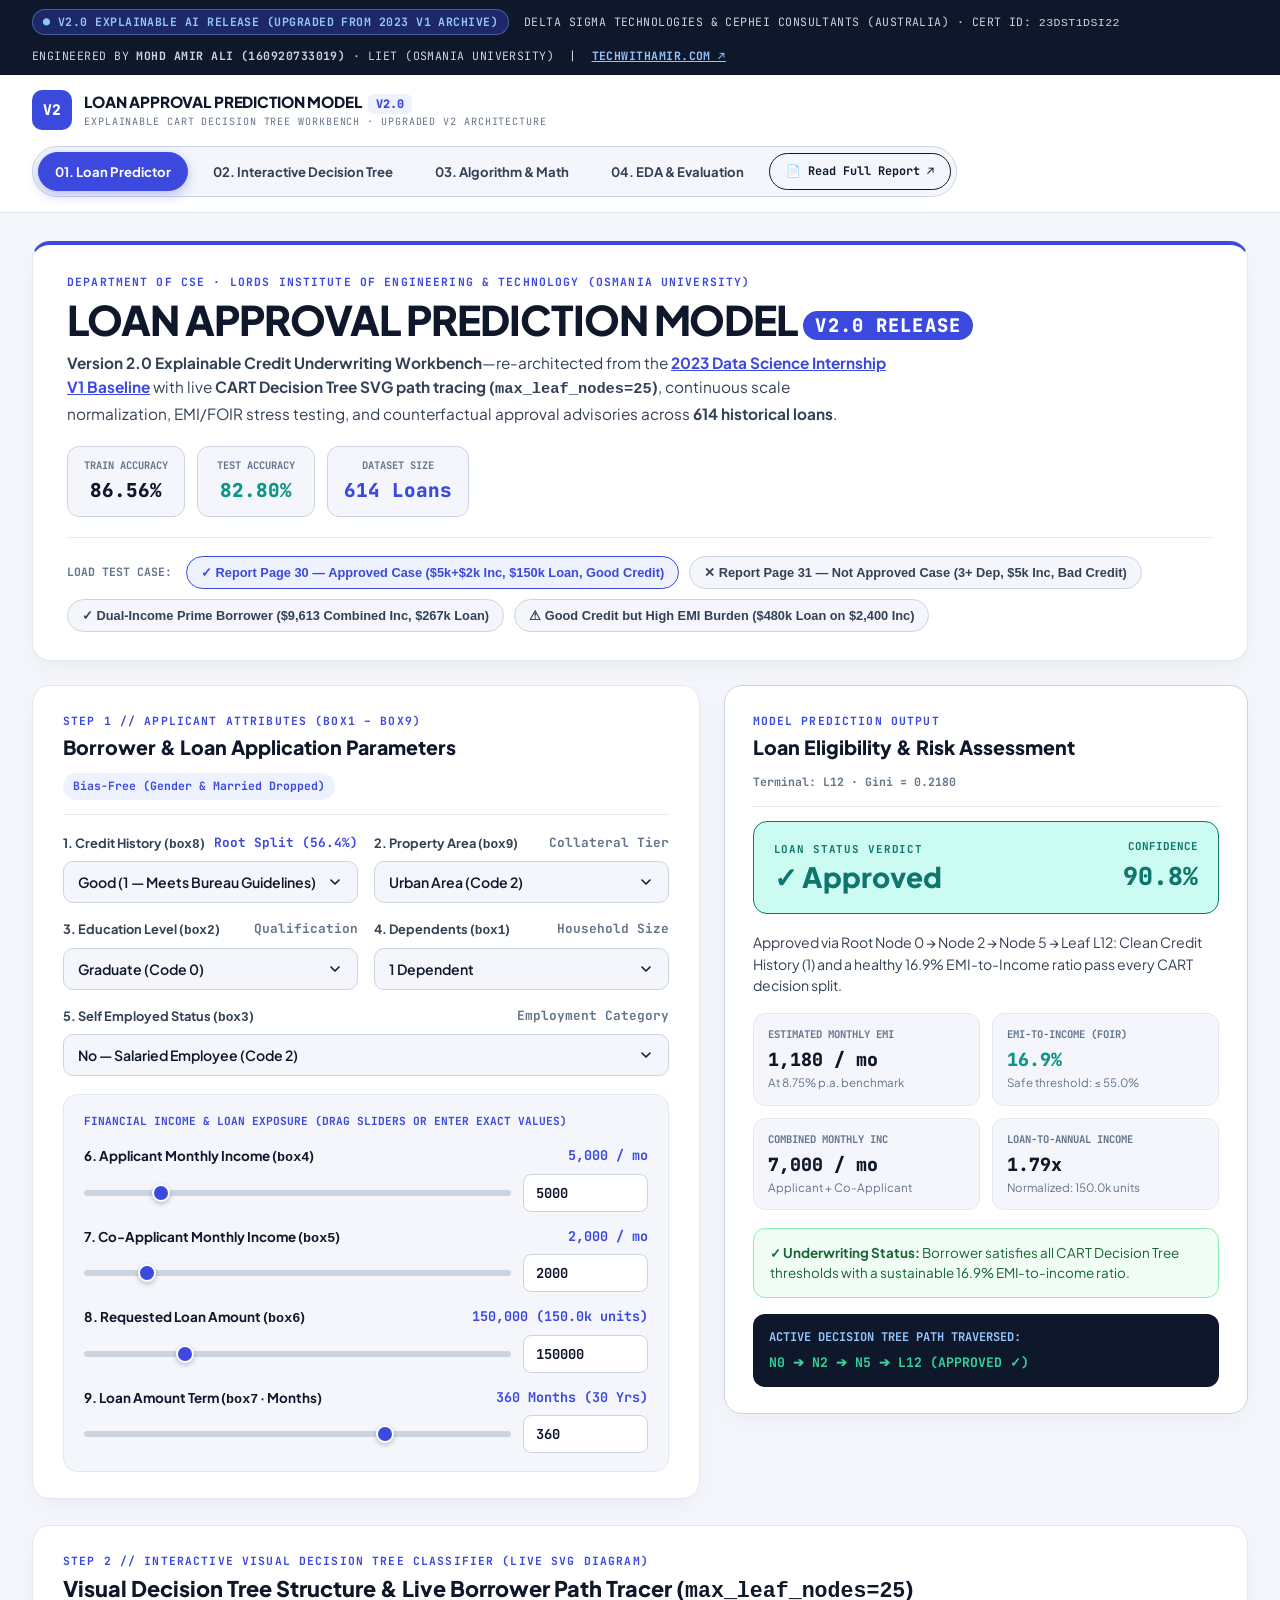
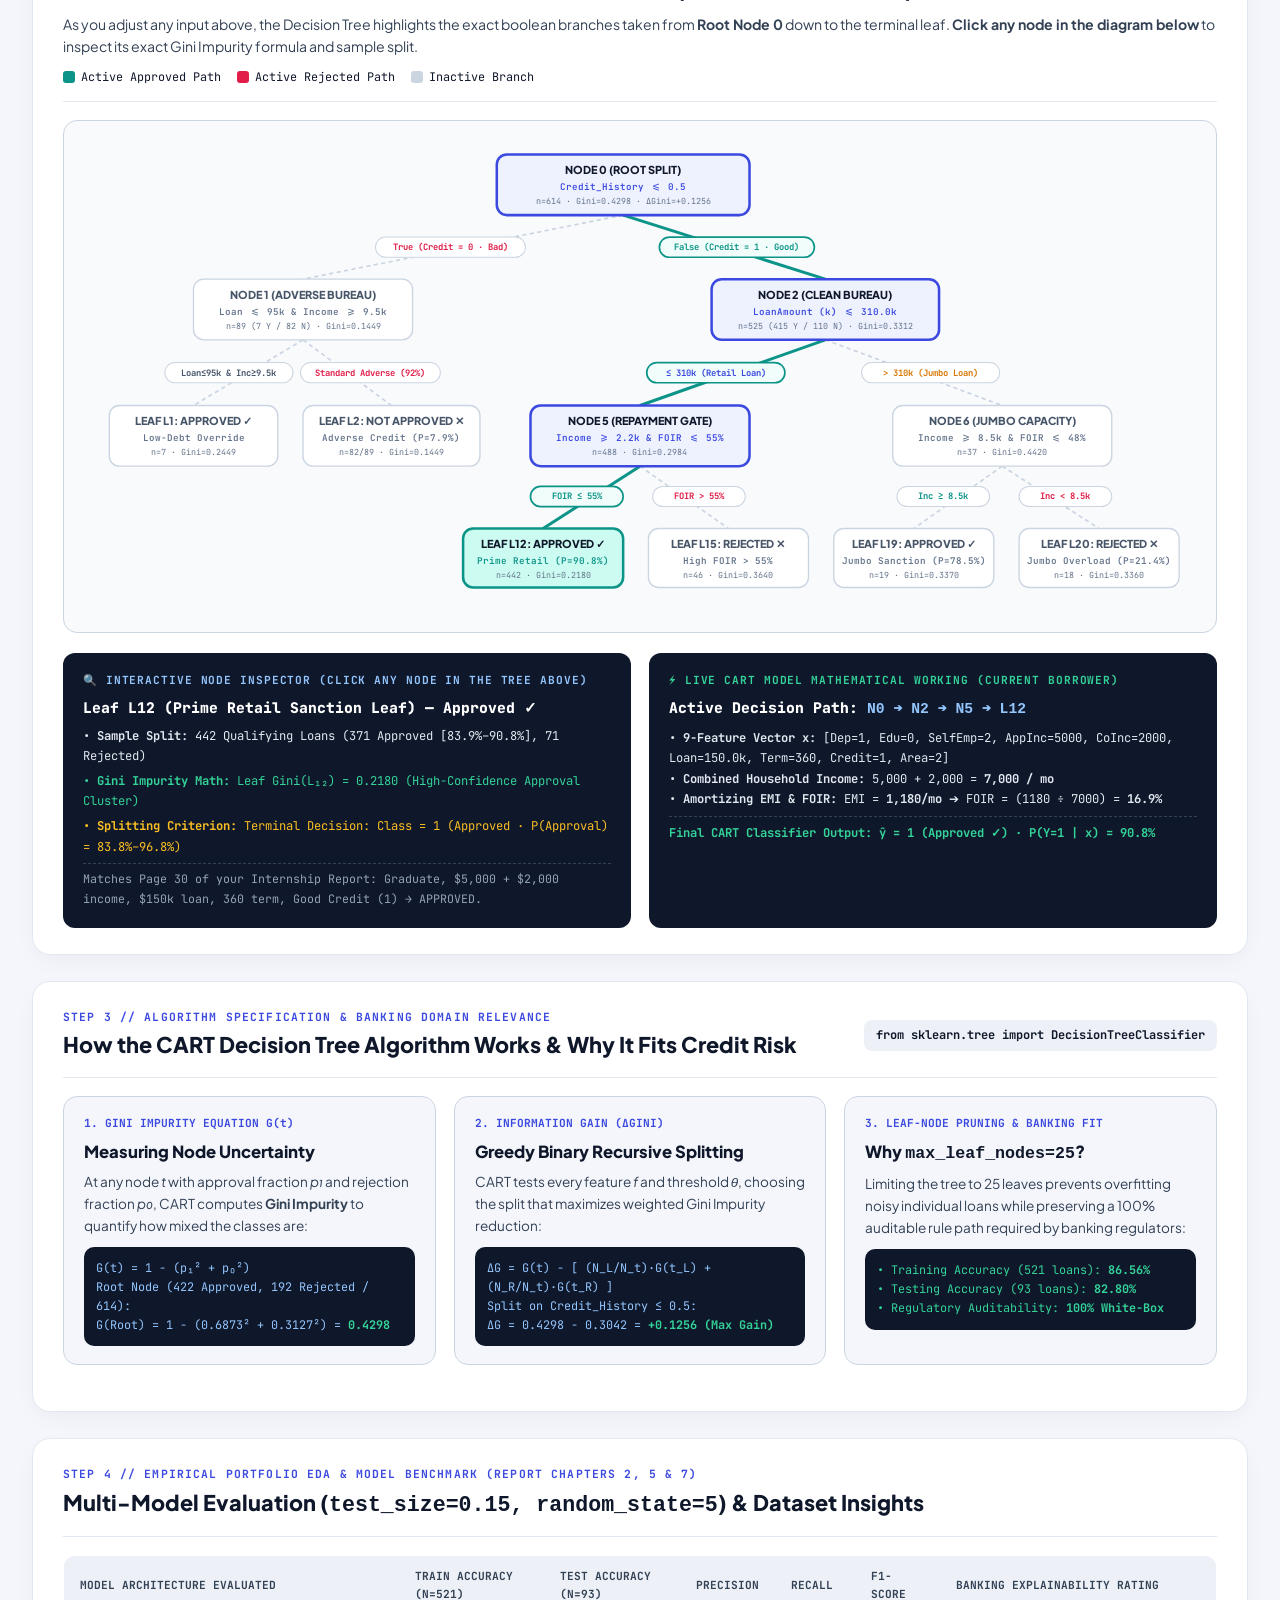
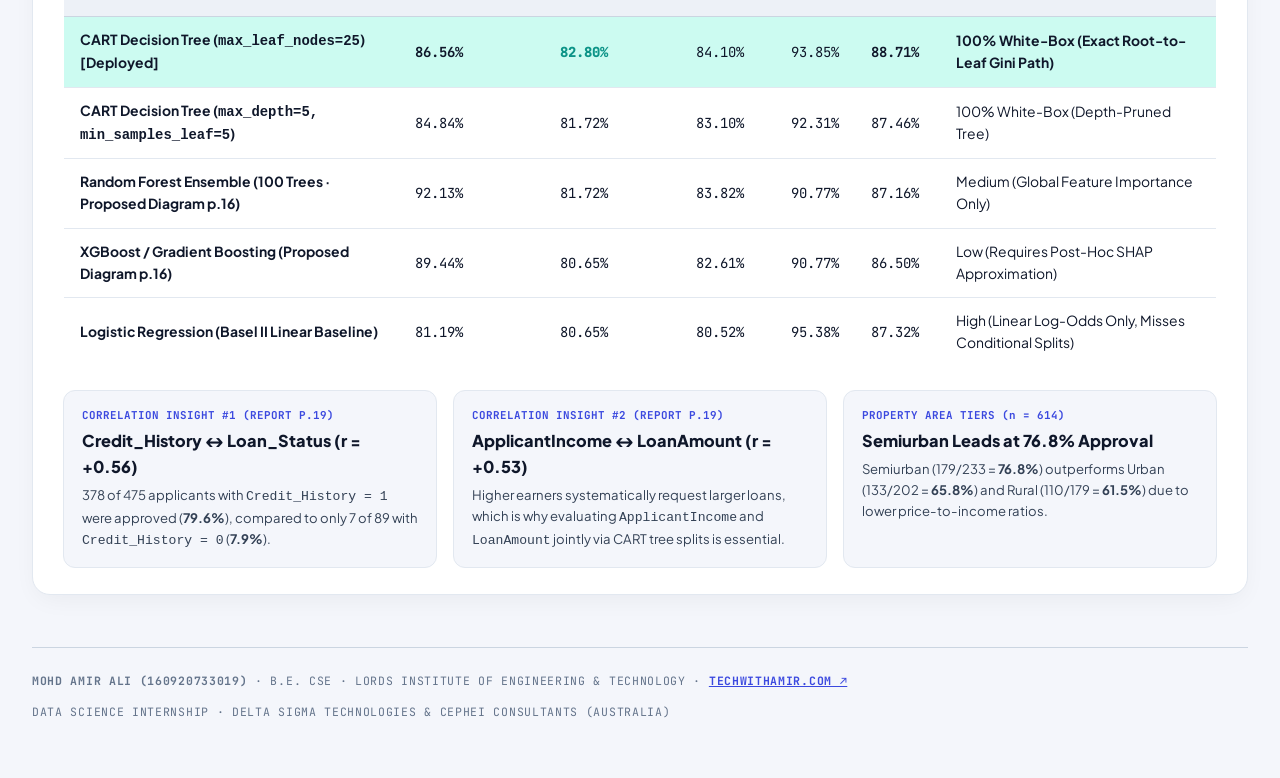
<file: index.html>
<!DOCTYPE html>
<html lang="en">
<head>
  <meta charset="utf-8" />
  <meta name="viewport" content="width=device-width, initial-scale=1.0" />
  <title>LOAN APPROVAL PREDICTION MODEL V2 — Explainable CART Decision Tree Workbench | Mohd Amir Ali</title>
  <style>
@import url('https://fonts.googleapis.com/css2?family=Plus+Jakarta+Sans:wght@400;500;600;700;800&family=Newsreader:ital,opsz,wght@0,6..72,500;0,6..72,600;1,6..72,400&family=JetBrains+Mono:wght@400;500;600;700&display=swap');

:root {
  --bg-page: #F4F6FB;            /* Soft Alabaster-Slate Background */
  --bg-card: #FFFFFF;            /* Pure White Card Surface */
  --bg-subtle: #EDF1F7;          /* Light Slate Pill Surface */
  --ink-navy: #0F172A;           /* Primary Heading Slate-Navy */
  --ink-body: #334155;           /* Readable Body Slate */
  --ink-muted: #64748B;          /* Muted Caption Slate */
  --indigo-primary: #3B49DF;     /* Royal Indigo Primary Accent */
  --indigo-soft: #EEF2FF;        /* Soft Indigo Tint */
  --teal-approve: #0D9488;       /* Teal-Emerald Approved Accent */
  --teal-soft: #CCFBF1;
  --rose-reject: #E11D48;        /* Rose-Crimson Rejected Accent */
  --rose-soft: #FFE4E6;
  --amber-warn: #D97706;
  --border-light: #E2E8F0;
  --border-strong: #CBD5E1;
  --radius-lg: 18px;
  --radius-md: 12px;
  --shadow-clean: 0 8px 26px -6px rgba(15, 23, 42, 0.06);
  --font-sans: 'Plus Jakarta Sans', -apple-system, BlinkMacSystemFont, sans-serif;
  --font-serif: 'Newsreader', Georgia, serif;
  --font-mono: 'JetBrains Mono', monospace;
}

* {
  box-sizing: border-box;
  margin: 0;
  padding: 0;
}

html, body {
  background-color: var(--bg-page);
  color: var(--ink-navy);
  font-family: var(--font-sans);
  -webkit-font-smoothing: antialiased;
  line-height: 1.6;
  min-height: 100vh;
}

a {
  color: inherit;
  text-decoration: none;
  transition: all 0.18s ease;
}

/* ==========================================================================
   TOP ATTRIBUTION BAR & CLEAN STICKY HEADER (Matches User's Preferred Style)
   ========================================================================== */
.top-context-strip {
  background-color: var(--ink-navy);
  color: #CBD5E1;
  font-family: var(--font-mono);
  font-size: 0.72rem;
  letter-spacing: 0.04em;
  padding: 9px 32px;
}

.top-context-inner {
  max-width: 1340px;
  margin: 0 auto;
  display: flex;
  align-items: center;
  justify-content: space-between;
  flex-wrap: wrap;
  gap: 12px;
}

.context-badge {
  display: inline-flex;
  align-items: center;
  gap: 6px;
  background: rgba(59, 73, 223, 0.35);
  color: #93C5FD;
  padding: 3px 10px;
  border-radius: 999px;
  border: 1px solid rgba(147, 197, 253, 0.35);
  font-weight: 700;
}

.site-header {
  background-color: rgba(255, 255, 255, 0.95);
  backdrop-filter: blur(12px);
  border-bottom: 1px solid var(--border-light);
  position: sticky;
  top: 0;
  z-index: 100;
}

.header-inner {
  max-width: 1340px;
  margin: 0 auto;
  padding: 15px 32px;
  display: flex;
  align-items: center;
  justify-content: space-between;
  flex-wrap: wrap;
  gap: 16px;
}

.brand-lockup {
  display: flex;
  align-items: center;
  gap: 12px;
  cursor: pointer;
}

.brand-badge {
  width: 40px;
  height: 40px;
  border-radius: 10px;
  background: var(--indigo-primary);
  color: #FFFFFF;
  display: flex;
  align-items: center;
  justify-content: center;
  font-family: var(--font-mono);
  font-weight: 800;
  font-size: 0.92rem;
}

.brand-title {
  font-size: 0.95rem;
  font-weight: 800;
  color: var(--ink-navy);
  letter-spacing: -0.01em;
}

.brand-sub {
  font-family: var(--font-mono);
  font-size: 0.63rem;
  color: var(--ink-muted);
  text-transform: uppercase;
  letter-spacing: 0.09em;
}

.header-nav {
  display: flex;
  align-items: center;
  gap: 8px;
  flex-wrap: wrap;
}

.nav-pill {
  font-size: 0.83rem;
  font-weight: 700;
  color: var(--ink-body);
  padding: 8px 15px;
  border-radius: 999px;
  background: transparent;
  border: none;
  cursor: pointer;
}

.nav-pill:hover {
  background-color: var(--bg-subtle);
}

.nav-pill.active {
  background-color: var(--indigo-primary);
  color: #FFFFFF;
}

.nav-report-btn {
  display: inline-flex;
  align-items: center;
  gap: 6px;
  padding: 8px 16px;
  border-radius: 999px;
  border: 1.5px solid var(--ink-navy);
  font-family: var(--font-mono);
  font-size: 0.74rem;
  font-weight: 700;
  color: var(--ink-navy);
}

.nav-report-btn:hover {
  background-color: var(--ink-navy);
  color: #FFFFFF;
}

/* ==========================================================================
   MAIN PAGE CONTAINER & CLEAN PROJECT MASTHEAD
   ========================================================================== */
.page-container {
  max-width: 1340px;
  margin: 0 auto;
  padding: 28px 32px 72px;
}

@media (max-width: 768px) {
  .page-container {
    padding: 20px 16px 56px;
  }
}

.project-masthead-card {
  background: var(--bg-card);
  border: 1px solid var(--border-light);
  border-top: 4px solid var(--indigo-primary);
  border-radius: var(--radius-lg);
  padding: 28px 34px;
  margin-bottom: 24px;
  box-shadow: var(--shadow-clean);
}

.masthead-top-row {
  display: flex;
  justify-content: space-between;
  align-items: flex-start;
  flex-wrap: wrap;
  gap: 20px;
  padding-bottom: 20px;
  border-bottom: 1px solid var(--border-light);
  margin-bottom: 18px;
}

.kicker-tag {
  font-family: var(--font-mono);
  font-size: 0.71rem;
  font-weight: 700;
  color: var(--indigo-primary);
  letter-spacing: 0.1em;
  text-transform: uppercase;
  margin-bottom: 6px;
}

.project-main-heading {
  font-size: clamp(1.85rem, 3.2vw, 2.55rem);
  font-weight: 800;
  color: var(--ink-navy);
  letter-spacing: -0.025em;
  line-height: 1.12;
}

.project-sub-heading {
  font-size: 0.96rem;
  color: var(--ink-body);
  margin-top: 8px;
  max-width: 820px;
  line-height: 1.55;
}

.accuracy-badges {
  display: flex;
  gap: 12px;
  flex-wrap: wrap;
}

.acc-box {
  background: var(--bg-page);
  border: 1px solid var(--border-strong);
  border-radius: 12px;
  padding: 10px 16px;
  text-align: center;
  min-width: 118px;
}

.acc-box .lbl {
  font-family: var(--font-mono);
  font-size: 0.65rem;
  font-weight: 700;
  color: var(--ink-muted);
  text-transform: uppercase;
}

.acc-box .val {
  font-family: var(--font-mono);
  font-size: 1.2rem;
  font-weight: 800;
  color: var(--ink-navy);
  margin-top: 2px;
}

/* Preset Test-Case Bar */
.preset-bar {
  display: flex;
  align-items: center;
  gap: 10px;
  flex-wrap: wrap;
}

.preset-btn {
  padding: 8px 14px;
  border-radius: 999px;
  border: 1.5px solid var(--border-strong);
  background: var(--bg-page);
  color: var(--ink-body);
  font-size: 0.8rem;
  font-weight: 700;
  cursor: pointer;
  transition: all 0.15s ease;
}

.preset-btn:hover {
  border-color: var(--indigo-primary);
  color: var(--indigo-primary);
}

.preset-btn.active {
  background: var(--indigo-soft);
  border-color: var(--indigo-primary);
  color: var(--indigo-primary);
}

/* ==========================================================================
   TWO-COLUMN UNDERWRITING WORKBENCH (Generous Spacing, Zero Clipped Selects)
   ========================================================================== */
.workbench-two-col {
  display: grid;
  grid-template-columns: 1.12fr 0.88fr;
  gap: 24px;
  align-items: start;
  margin-bottom: 26px;
}

@media (max-width: 1020px) {
  .workbench-two-col {
    grid-template-columns: 1fr;
  }
}

.clean-card {
  background: var(--bg-card);
  border: 1px solid var(--border-light);
  border-radius: var(--radius-lg);
  padding: 26px 30px;
  box-shadow: var(--shadow-clean);
  margin-bottom: 26px;
}

.card-header-line {
  display: flex;
  justify-content: space-between;
  align-items: center;
  flex-wrap: wrap;
  gap: 10px;
  padding-bottom: 14px;
  margin-bottom: 18px;
  border-bottom: 1px solid var(--border-light);
}

.form-grid-2 {
  display: grid;
  grid-template-columns: repeat(2, 1fr);
  gap: 16px;
  margin-bottom: 18px;
}

@media (max-width: 640px) {
  .form-grid-2 {
    grid-template-columns: 1fr;
  }
}

.field-item {
  display: flex;
  flex-direction: column;
  gap: 6px;
}

.field-item label {
  font-size: 0.8rem;
  font-weight: 700;
  color: var(--ink-body);
  display: flex;
  justify-content: space-between;
}

.clean-select {
  -webkit-appearance: none;
  -moz-appearance: none;
  appearance: none;
  width: 100%;
  padding: 11px 42px 11px 14px;
  border-radius: 10px;
  border: 1.5px solid var(--border-strong);
  background-color: var(--bg-page);
  color: var(--ink-navy);
  font-family: var(--font-sans);
  font-size: 0.88rem;
  font-weight: 600;
  cursor: pointer;
  background-image: url("data:image/svg+xml,%3Csvg xmlns='http://www.w3.org/2000/svg' width='16' height='16' viewBox='0 0 24 24' fill='none' stroke='%230F172A' stroke-width='2.4' stroke-linecap='round' stroke-linejoin='round'%3E%3Cpolyline points='6 9 12 15 18 9'%3E%3C/polyline%3E%3C/svg%3E");
  background-repeat: no-repeat;
  background-position: right 14px center;
  background-size: 16px 16px;
}

.clean-select:focus, .clean-num:focus {
  outline: none;
  border-color: var(--indigo-primary);
  background-color: #FFFFFF;
  box-shadow: 0 0 0 3px rgba(59, 73, 223, 0.14);
}

.clean-num {
  width: 100%;
  padding: 9px 12px;
  border-radius: 8px;
  border: 1.5px solid var(--border-strong);
  background-color: #FFFFFF;
  font-family: var(--font-mono);
  font-size: 0.86rem;
  font-weight: 700;
  color: var(--ink-navy);
}

input[type="range"].clean-slider {
  -webkit-appearance: none;
  appearance: none;
  width: 100%;
  height: 6px;
  background: #CBD5E1;
  border-radius: 999px;
  outline: none;
  cursor: pointer;
}

input[type="range"].clean-slider::-webkit-slider-thumb {
  -webkit-appearance: none;
  appearance: none;
  width: 18px;
  height: 18px;
  border-radius: 50%;
  background: var(--indigo-primary);
  border: 2.5px solid #FFFFFF;
  box-shadow: 0 2px 5px rgba(15, 23, 42, 0.25);
  cursor: pointer;
}

/* Right Column: Clean White-Mode Institutional Verdict Card */
.verdict-panel-card {
  background: var(--bg-card);
  border: 1.5px solid var(--border-strong);
  border-radius: var(--radius-lg);
  padding: 26px 28px;
  box-shadow: var(--shadow-clean);
}

.verdict-banner-box {
  display: flex;
  justify-content: space-between;
  align-items: center;
  padding: 16px 20px;
  border-radius: 14px;
  margin-bottom: 18px;
  border: 1.5px solid currentColor;
}

.verdict-banner-box.approved {
  background-color: var(--teal-soft);
  color: #0F766E;
}

.verdict-banner-box.rejected {
  background-color: var(--rose-soft);
  color: #BE123C;
}

.metrics-2x2 {
  display: grid;
  grid-template-columns: repeat(2, 1fr);
  gap: 12px;
  margin-bottom: 18px;
}

.metric-tile {
  background: var(--bg-page);
  border: 1px solid var(--border-light);
  border-radius: 12px;
  padding: 12px 14px;
}

.metric-tile .lbl {
  font-family: var(--font-mono);
  font-size: 0.66rem;
  font-weight: 700;
  color: var(--ink-muted);
  text-transform: uppercase;
}

.metric-tile .val {
  font-family: var(--font-mono);
  font-size: 1.14rem;
  font-weight: 800;
  color: var(--ink-navy);
  margin-top: 2px;
}

/* ==========================================================================
   FULL-WIDTH INTERACTIVE VISUAL DECISION TREE SECTION (ZERO OVERLAP)
   ========================================================================== */
.tree-canvas-frame {
  width: 100%;
  overflow-x: auto;
  background: #F8FAFC;
  border: 1.5px solid var(--border-strong);
  border-radius: 14px;
  padding: 20px;
  margin: 16px 0 20px;
}

.svg-node-group {
  cursor: pointer;
}

.inspector-two-col {
  display: grid;
  grid-template-columns: 1fr 1fr;
  gap: 18px;
}

@media (max-width: 900px) {
  .inspector-two-col {
    grid-template-columns: 1fr;
  }
}

.code-ledger-box {
  background: var(--ink-navy);
  color: #F8FAFC;
  border-radius: 12px;
  padding: 18px 20px;
  font-family: var(--font-mono);
  font-size: 0.76rem;
  line-height: 1.7;
}

/* Data Tables */
.clean-table {
  width: 100%;
  border-collapse: collapse;
  border: 1px solid var(--border-light);
  border-radius: 12px;
  overflow: hidden;
  font-size: 0.87rem;
}

.clean-table th {
  background: var(--bg-subtle);
  text-align: left;
  padding: 12px 16px;
  font-family: var(--font-mono);
  font-size: 0.7rem;
  font-weight: 700;
  text-transform: uppercase;
  color: var(--ink-body);
  border-bottom: 1px solid var(--border-strong);
}

.clean-table td {
  padding: 12px 16px;
  border-bottom: 1px solid var(--border-light);
}

.mono {
  font-family: var(--font-mono);
}

.site-footer {
  border-top: 1px solid var(--border-strong);
  margin-top: 52px;
  padding-top: 24px;
  display: flex;
  justify-content: space-between;
  font-family: var(--font-mono);
  font-size: 0.72rem;
  letter-spacing: 0.06em;
  text-transform: uppercase;
  color: var(--ink-muted);
  flex-wrap: wrap;
  gap: 12px;
}


/* Smooth Scroll Offset & Interactive Scroll-Spy Pill Highlighter */
html {
  scroll-behavior: smooth;
}

#sec-predictor,
#sec-tree-visualizer,
#sec-algorithm,
#sec-benchmarks {
  scroll-margin-top: 135px;
}

.header-nav {
  position: relative;
  background: var(--bg-page);
  padding: 5px;
  border-radius: 999px;
  border: 1px solid var(--border-strong);
}

.nav-pill {
  position: relative;
  z-index: 2;
  font-size: 0.82rem;
  font-weight: 700;
  color: var(--ink-body);
  padding: 8px 16px;
  border-radius: 999px;
  background: transparent;
  border: 1.5px solid transparent;
  cursor: pointer;
  transition: color 0.22s ease, background-color 0.22s ease, transform 0.18s ease, box-shadow 0.22s ease, border-color 0.22s ease;
}

.nav-pill:hover {
  color: var(--indigo-primary);
  background-color: var(--indigo-soft);
  border-color: rgba(59, 73, 223, 0.35);
  transform: translateY(-1px);
}

.nav-pill.active {
  background-color: var(--indigo-primary);
  color: #FFFFFF;
  border-color: var(--indigo-primary);
  box-shadow: 0 4px 12px rgba(59, 73, 223, 0.32);
}

  </style>
</head>
<body>

  <!-- Top Attribution Bar (Consistent with Portfolio Projects) -->
  <div class="top-context-strip">
    <div class="top-context-inner">
      <div>
        <span class="context-badge">● V2.0 EXPLAINABLE AI RELEASE (UPGRADED FROM 2023 V1 ARCHIVE)</span>
        &nbsp;DELTA SIGMA TECHNOLOGIES &amp; CEPHEI CONSULTANTS (AUSTRALIA) · CERT ID: <code>23DST1DSI22</code>
      </div>
      <div>
        ENGINEERED BY <strong>MOHD AMIR ALI (160920733019)</strong> · LIET (OSMANIA UNIVERSITY) &nbsp;|&nbsp;
        <a href="https://techwithamir.com" target="_blank" style="color: #93C5FD; text-decoration: underline; font-weight: 700;">TECHWITHAMIR.COM ↗</a>
      </div>
    </div>
  </div>

  <!-- Sticky Main Header (Clean & Familiar Navigation) -->
  <header class="site-header">
    <div class="header-inner">
      <a href="#sec-top" class="brand-lockup">
        <div class="brand-badge">V2</div>
        <div>
          <div class="brand-title">LOAN APPROVAL PREDICTION MODEL <span style="background:var(--indigo-soft);color:var(--indigo-primary);font-family:var(--font-mono);font-size:0.74rem;padding:2px 8px;border-radius:6px;margin-left:4px;">V2.0</span></div>
          <div class="brand-sub">Explainable CART Decision Tree Workbench · Upgraded V2 Architecture</div>
        </div>
      </a>

      <nav class="header-nav" id="main-phase-nav">
        <a href="#sec-predictor" id="nav-sec-predictor" class="nav-pill active" onclick="navigateToPhase(event, 'sec-predictor')">01. Loan Predictor</a>
        <a href="#sec-tree-visualizer" id="nav-sec-tree-visualizer" class="nav-pill" onclick="navigateToPhase(event, 'sec-tree-visualizer')">02. Interactive Decision Tree</a>
        <a href="#sec-algorithm" id="nav-sec-algorithm" class="nav-pill" onclick="navigateToPhase(event, 'sec-algorithm')">03. Algorithm &amp; Math</a>
        <a href="#sec-benchmarks" id="nav-sec-benchmarks" class="nav-pill" onclick="navigateToPhase(event, 'sec-benchmarks')">04. EDA &amp; Evaluation</a>
        <a href="Printable_Documentation.html" class="nav-report-btn">📄 Read Full Report ↗</a>
      </nav>
    </div>
  </header>

  <main class="page-container" id="sec-top">

    <!-- =====================================================================
         MASTHEAD CARD: EXACT INTERNSHIP REPORT HEADING & TEST CASE PRESETS
         ===================================================================== -->
    <section class="project-masthead-card" id="sec-predictor">
      <div class="masthead-top-row">
        <div>
          <div class="kicker-tag">
            DEPARTMENT OF CSE · LORDS INSTITUTE OF ENGINEERING &amp; TECHNOLOGY (OSMANIA UNIVERSITY)
          </div>
          <h1 class="project-main-heading">LOAN APPROVAL PREDICTION MODEL <span style="display:inline-block;vertical-align:middle;font-family:var(--font-mono);font-size:0.46em;background:var(--indigo-primary);color:#FFFFFF;padding:4px 12px;border-radius:999px;letter-spacing:0.06em;">V2.0 RELEASE</span></h1>
          <p class="project-sub-heading">
            <strong>Version 2.0 Explainable Credit Underwriting Workbench</strong>—re-architected from the <a href="https://github.com/mohd-amir-ali/DS" target="_blank" style="color:var(--indigo-primary);text-decoration:underline;font-weight:700;">2023 Data Science Internship V1 Baseline</a> with live <strong>CART Decision Tree SVG path tracing (<code>max_leaf_nodes=25</code>)</strong>, continuous scale normalization, EMI/FOIR stress testing, and counterfactual approval advisories across <strong>614 historical loans</strong>.
          </p>
        </div>

        <div class="accuracy-badges">
          <div class="acc-box">
            <div class="lbl">TRAIN ACCURACY</div>
            <div class="val">86.56%</div>
          </div>
          <div class="acc-box">
            <div class="lbl">TEST ACCURACY</div>
            <div class="val" style="color: var(--teal-approve);">82.80%</div>
          </div>
          <div class="acc-box">
            <div class="lbl">DATASET SIZE</div>
            <div class="val" style="color: var(--indigo-primary);">614 Loans</div>
          </div>
        </div>
      </div>

      <!-- One-Click Report Benchmark Presets -->
      <div class="preset-bar">
        <span class="mono" style="font-size: 0.72rem; font-weight: 700; color: var(--ink-muted); margin-right: 4px;">
          LOAD TEST CASE:
        </span>
        <button type="button" id="pre-report_approved_p30" class="preset-btn active" onclick="loadApplicantPreset('report_approved_p30')">
          ✓ Report Page 30 — Approved Case ($5k+$2k Inc, $150k Loan, Good Credit)
        </button>
        <button type="button" id="pre-report_rejected_p31" class="preset-btn" onclick="loadApplicantPreset('report_rejected_p31')">
          ✕ Report Page 31 — Not Approved Case (3+ Dep, $5k Inc, Bad Credit)
        </button>
        <button type="button" id="pre-semiurban_prime_family" class="preset-btn" onclick="loadApplicantPreset('semiurban_prime_family')">
          ✓ Dual-Income Prime Borrower ($9,613 Combined Inc, $267k Loan)
        </button>
        <button type="button" id="pre-overleveraged_good_credit" class="preset-btn" onclick="loadApplicantPreset('overleveraged_good_credit')">
          ⚠ Good Credit but High EMI Burden ($480k Loan on $2,400 Inc)
        </button>
      </div>
    </section>

    <!-- =====================================================================
         SECTION 1: 2-COLUMN BORROWER INPUT FORM & LIVE PREDICTION VERDICT
         ===================================================================== -->
    <div class="workbench-two-col">

      <!-- Left Column: Spacious 9-Feature Borrower Form (Zero Clipped Dropdowns) -->
      <div class="clean-card" style="margin-bottom: 0;">
        <div class="card-header-line">
          <div>
            <div class="kicker-tag" style="margin-bottom: 2px;">STEP 1 // APPLICANT ATTRIBUTES (BOX1 – BOX9)</div>
            <h2 style="font-size: 1.22rem; font-weight: 800;">Borrower &amp; Loan Application Parameters</h2>
          </div>
          <span class="mono" style="font-size: 0.72rem; background: var(--indigo-soft); color: var(--indigo-primary); padding: 4px 10px; border-radius: 999px; font-weight: 700;">
            Bias-Free (Gender &amp; Married Dropped)
          </span>
        </div>

        <form id="loan-form" method="POST" action="/predict" onsubmit="event.preventDefault(); evaluateLiveApplication();">
          <div class="form-grid-2">
            <div class="field-item">
              <label for="box8">
                <span>1. Credit History (<code>box8</code>)</span>
                <span class="mono" style="color: var(--indigo-primary);">Root Split (56.4%)</span>
              </label>
              <select id="box8" name="box8" class="clean-select" onchange="evaluateLiveApplication()">
                <option value="1" selected>Good (1 — Meets Bureau Guidelines)</option>
                <option value="0">Bad (0 — Adverse Bureau History)</option>
              </select>
            </div>

            <div class="field-item">
              <label for="box9">
                <span>2. Property Area (<code>box9</code>)</span>
                <span class="mono" style="color: var(--ink-muted);">Collateral Tier</span>
              </label>
              <select id="box9" name="box9" class="clean-select" onchange="evaluateLiveApplication()">
                <option value="0">Rural Area (Code 0)</option>
                <option value="1">Semiurban Area (Code 1)</option>
                <option value="2" selected>Urban Area (Code 2)</option>
              </select>
            </div>

            <div class="field-item">
              <label for="box2">
                <span>3. Education Level (<code>box2</code>)</span>
                <span class="mono" style="color: var(--ink-muted);">Qualification</span>
              </label>
              <select id="box2" name="box2" class="clean-select" onchange="evaluateLiveApplication()">
                <option value="0" selected>Graduate (Code 0)</option>
                <option value="1">Not Graduate (Code 1)</option>
              </select>
            </div>

            <div class="field-item">
              <label for="box1">
                <span>4. Dependents (<code>box1</code>)</span>
                <span class="mono" style="color: var(--ink-muted);">Household Size</span>
              </label>
              <select id="box1" name="box1" class="clean-select" onchange="evaluateLiveApplication()">
                <option value="0">0 Dependents</option>
                <option value="1" selected>1 Dependent</option>
                <option value="2">2 Dependents</option>
                <option value="3">3+ Dependents</option>
              </select>
            </div>

            <div class="field-item" style="grid-column: 1 / -1;">
              <label for="box3">
                <span>5. Self Employed Status (<code>box3</code>)</span>
                <span class="mono" style="color: var(--ink-muted);">Employment Category</span>
              </label>
              <select id="box3" name="box3" class="clean-select" onchange="evaluateLiveApplication()">
                <option value="2" selected>No — Salaried Employee (Code 2)</option>
                <option value="1">Yes — Self-Employed / Business (Code 1)</option>
              </select>
            </div>
          </div>

          <!-- Quantitative Sliders + Number Inputs -->
          <div style="background: var(--bg-page); border: 1px solid var(--border-light); border-radius: 14px; padding: 18px 20px;">
            <div class="mono" style="font-size: 0.7rem; font-weight: 700; color: var(--indigo-primary); margin-bottom: 14px;">
              FINANCIAL INCOME &amp; LOAN EXPOSURE (DRAG SLIDERS OR ENTER EXACT VALUES)
            </div>

            <!-- Applicant Income (box4) -->
            <div style="margin-bottom: 14px;">
              <div style="display: flex; justify-content: space-between; font-size: 0.84rem; font-weight: 700; margin-bottom: 5px;">
                <span>6. Applicant Monthly Income (<code>box4</code>)</span>
                <span class="mono" style="color: var(--indigo-primary);" id="lbl-box4">5,000 / mo</span>
              </div>
              <div style="display: grid; grid-template-columns: 1fr 125px; gap: 12px; align-items: center;">
                <input type="range" id="rng-box4" class="clean-slider" min="1000" max="25000" step="250" value="5000" oninput="syncInput('box4', this.value)" />
                <input type="number" id="box4" name="box4" class="clean-num" value="5000" oninput="syncSlider('box4', this.value)" />
              </div>
            </div>

            <!-- Coapplicant Income (box5) -->
            <div style="margin-bottom: 14px;">
              <div style="display: flex; justify-content: space-between; font-size: 0.84rem; font-weight: 700; margin-bottom: 5px;">
                <span>7. Co-Applicant Monthly Income (<code>box5</code>)</span>
                <span class="mono" style="color: var(--indigo-primary);" id="lbl-box5">2,000 / mo</span>
              </div>
              <div style="display: grid; grid-template-columns: 1fr 125px; gap: 12px; align-items: center;">
                <input type="range" id="rng-box5" class="clean-slider" min="0" max="15000" step="250" value="2000" oninput="syncInput('box5', this.value)" />
                <input type="number" id="box5" name="box5" class="clean-num" value="2000" oninput="syncSlider('box5', this.value)" />
              </div>
            </div>

            <!-- Loan Amount (box6) -->
            <div style="margin-bottom: 14px;">
              <div style="display: flex; justify-content: space-between; font-size: 0.84rem; font-weight: 700; margin-bottom: 5px;">
                <span>8. Requested Loan Amount (<code>box6</code>)</span>
                <span class="mono" style="color: var(--indigo-primary);" id="lbl-box6">150,000 (150.0k units)</span>
              </div>
              <div style="display: grid; grid-template-columns: 1fr 125px; gap: 12px; align-items: center;">
                <input type="range" id="rng-box6" class="clean-slider" min="20000" max="600000" step="5000" value="150000" oninput="syncInput('box6', this.value)" />
                <input type="number" id="box6" name="box6" class="clean-num" value="150000" oninput="syncSlider('box6', this.value)" />
              </div>
            </div>

            <!-- Loan Amount Term (box7) -->
            <div>
              <div style="display: flex; justify-content: space-between; font-size: 0.84rem; font-weight: 700; margin-bottom: 5px;">
                <span>9. Loan Amount Term (<code>box7</code> · Months)</span>
                <span class="mono" style="color: var(--indigo-primary);" id="lbl-box7">360 Months (30 Yrs)</span>
              </div>
              <div style="display: grid; grid-template-columns: 1fr 125px; gap: 12px; align-items: center;">
                <input type="range" id="rng-box7" class="clean-slider" min="60" max="480" step="60" value="360" oninput="syncInput('box7', this.value)" />
                <input type="number" id="box7" name="box7" class="clean-num" value="360" oninput="syncSlider('box7', this.value)" />
              </div>
            </div>
          </div>
        </form>
      </div>

      <!-- Right Column: Clean Light-Mode Institutional Prediction Result Card -->
      <div class="verdict-panel-card">
        <div class="card-header-line" style="margin-bottom: 14px;">
          <div>
            <div class="kicker-tag" style="margin-bottom: 2px;">MODEL PREDICTION OUTPUT</div>
            <h2 style="font-size: 1.22rem; font-weight: 800;">Loan Eligibility &amp; Risk Assessment</h2>
          </div>
          <span class="mono" id="verdict-leaf-tag" style="font-size: 0.72rem; font-weight: 700; color: var(--ink-muted);">
            Leaf L12 · Gini = 0.2180
          </span>
        </div>

        <div id="verdict-banner" class="verdict-banner-box approved">
          <div>
            <div class="mono" style="font-size: 0.68rem; font-weight: 700; text-transform: uppercase; letter-spacing: 0.08em;">
              LOAN STATUS VERDICT
            </div>
            <div id="verdict-title" style="font-size: 1.75rem; font-weight: 800; line-height: 1.15; margin-top: 2px;">
              ✓ Approved
            </div>
          </div>
          <div style="text-align: right;">
            <div class="mono" style="font-size: 0.68rem; font-weight: 700; text-transform: uppercase;">CONFIDENCE</div>
            <div id="verdict-prob" class="mono" style="font-size: 1.55rem; font-weight: 800; margin-top: 2px;">
              90.8%
            </div>
          </div>
        </div>

        <p id="verdict-explanation" style="font-size: 0.88rem; color: var(--ink-body); margin-bottom: 16px; line-height: 1.55;"></p>

        <div class="metrics-2x2">
          <div class="metric-tile">
            <div class="lbl">ESTIMATED MONTHLY EMI</div>
            <div class="val" id="tile-emi">1,180 / mo</div>
            <div style="font-size: 0.72rem; color: var(--ink-muted);">At 8.75% p.a. benchmark</div>
          </div>
          <div class="metric-tile">
            <div class="lbl">EMI-TO-INCOME (FOIR)</div>
            <div class="val" id="tile-foir" style="color: var(--teal-approve);">16.9%</div>
            <div style="font-size: 0.72rem; color: var(--ink-muted);">Safe threshold: ≤ 55.0%</div>
          </div>
          <div class="metric-tile">
            <div class="lbl">COMBINED MONTHLY INC</div>
            <div class="val" id="tile-inc">7,000 / mo</div>
            <div style="font-size: 0.72rem; color: var(--ink-muted);">Applicant + Co-Applicant</div>
          </div>
          <div class="metric-tile">
            <div class="lbl">LOAN-TO-ANNUAL INCOME</div>
            <div class="val" id="tile-lti">1.79x</div>
            <div style="font-size: 0.72rem; color: var(--ink-muted);" id="tile-scale">Normalized: 150.0k units</div>
          </div>
        </div>

        <!-- Counterfactual Recommendation Box -->
        <div id="counterfactual-box" style="padding: 14px 16px; border-radius: 12px; font-size: 0.84rem; line-height: 1.5; margin-bottom: 16px;"></div>

        <!-- Active Root-to-Leaf Path Summary Strip -->
        <div style="background: var(--ink-navy); color: #F8FAFC; border-radius: 12px; padding: 14px 16px; font-family: var(--font-mono); font-size: 0.75rem;">
          <div style="color: #93C5FD; font-weight: 700; margin-bottom: 4px;">ACTIVE DECISION TREE PATH TRAVERSED:</div>
          <div id="active-path-bread" style="color: #34D399; font-weight: 700; font-size: 0.82rem;">
            Node 0 (Root) ➔ Node 2 (Clean Bureau) ➔ Node 5 (FOIR Gate) ➔ Leaf L12 (Approved)
          </div>
        </div>
      </div>

    </div>

    <!-- =====================================================================
         SECTION 2: SPACIOUS FULL-WIDTH INTERACTIVE VISUAL DECISION TREE (SVG)
         (Zero overlapping nodes — 1320x530 coordinate grid with 40px gaps)
         ===================================================================== -->
    <section class="clean-card" id="sec-tree-visualizer">
      <div class="card-header-line">
        <div>
          <div class="kicker-tag" style="margin-bottom: 2px;">STEP 2 // INTERACTIVE VISUAL DECISION TREE CLASSIFIER (LIVE SVG DIAGRAM)</div>
          <h2 style="font-size: 1.35rem; font-weight: 800;">
            Visual Decision Tree Structure &amp; Live Borrower Path Tracer (<code>max_leaf_nodes=25</code>)
          </h2>
          <p style="font-size: 0.88rem; color: var(--ink-body); margin-top: 4px;">
            As you adjust any input above, the Decision Tree highlights the exact boolean branches taken from <strong>Root Node 0</strong> down to the terminal leaf. <strong>Click any node in the diagram below</strong> to inspect its exact Gini Impurity formula and sample split.
          </p>
        </div>

        <div style="display: flex; gap: 16px; font-family: var(--font-mono); font-size: 0.74rem; align-items: center;">
          <span style="display: inline-flex; align-items: center; gap: 6px;">
            <span style="width: 12px; height: 12px; border-radius: 3px; background: #0D9488; display: inline-block;"></span> Active Approved Path
          </span>
          <span style="display: inline-flex; align-items: center; gap: 6px;">
            <span style="width: 12px; height: 12px; border-radius: 3px; background: #E11D48; display: inline-block;"></span> Active Rejected Path
          </span>
          <span style="display: inline-flex; align-items: center; gap: 6px;">
            <span style="width: 12px; height: 12px; border-radius: 3px; background: #CBD5E1; display: inline-block;"></span> Inactive Branch
          </span>
        </div>
      </div>

      <!-- Spacious Non-Overlapping SVG Tree Diagram -->
      <div class="tree-canvas-frame" id="visual-tree-svg-container"></div>

      <!-- Two-Column Node Math Inspector + Live Borrower Calculation Ledger -->
      <div class="inspector-two-col">
        <div class="code-ledger-box" id="selected-node-inspector"></div>
        <div class="code-ledger-box" id="live-applicant-math-working"></div>
      </div>
    </section>

    <!-- =====================================================================
         SECTION 3: ALGORITHM EXPLAINED & MATHEMATICAL FORMULATION
         ===================================================================== -->
    <section class="clean-card" id="sec-algorithm">
      <div class="card-header-line">
        <div>
          <div class="kicker-tag" style="margin-bottom: 2px;">STEP 3 // ALGORITHM SPECIFICATION &amp; BANKING DOMAIN RELEVANCE</div>
          <h2 style="font-size: 1.35rem; font-weight: 800;">
            How the CART Decision Tree Algorithm Works &amp; Why It Fits Credit Risk
          </h2>
        </div>
        <span class="mono" style="font-size: 0.75rem; background: var(--bg-subtle); padding: 6px 12px; border-radius: 8px; font-weight: 700;">
          from sklearn.tree import DecisionTreeClassifier
        </span>
      </div>

      <div style="display: grid; grid-template-columns: repeat(auto-fit, minmax(320px, 1fr)); gap: 18px; margin-bottom: 20px;">
        <div style="background: var(--bg-page); border: 1px solid var(--border-strong); border-radius: 14px; padding: 18px 20px;">
          <div class="mono" style="font-size: 0.7rem; font-weight: 700; color: var(--indigo-primary); margin-bottom: 6px;">
            1. GINI IMPURITY EQUATION G(t)
          </div>
          <h3 style="font-size: 1.04rem; font-weight: 800; margin-bottom: 6px;">Measuring Node Uncertainty</h3>
          <p style="font-size: 0.85rem; color: var(--ink-body); margin-bottom: 10px;">
            At any node <i>t</i> with approval fraction <i>p₁</i> and rejection fraction <i>p₀</i>, CART computes <strong>Gini Impurity</strong> to quantify how mixed the classes are:
          </p>
          <div class="mono" style="background: var(--ink-navy); color: #93C5FD; padding: 12px; border-radius: 10px; font-size: 0.74rem; line-height: 1.6;">
            G(t) = 1 − (p₁² + p₀²)<br/>
            Root Node (422 Approved, 192 Rejected / 614):<br/>
            G(Root) = 1 − (0.6873² + 0.3127²) = <strong style="color:#34D399;">0.4298</strong>
          </div>
        </div>

        <div style="background: var(--bg-page); border: 1px solid var(--border-strong); border-radius: 14px; padding: 18px 20px;">
          <div class="mono" style="font-size: 0.7rem; font-weight: 700; color: var(--indigo-primary); margin-bottom: 6px;">
            2. INFORMATION GAIN (ΔGINI)
          </div>
          <h3 style="font-size: 1.04rem; font-weight: 800; margin-bottom: 6px;">Greedy Binary Recursive Splitting</h3>
          <p style="font-size: 0.85rem; color: var(--ink-body); margin-bottom: 10px;">
            CART tests every feature <i>f</i> and threshold <i>θ</i>, choosing the split that maximizes weighted Gini Impurity reduction:
          </p>
          <div class="mono" style="background: var(--ink-navy); color: #93C5FD; padding: 12px; border-radius: 10px; font-size: 0.74rem; line-height: 1.6;">
            ΔG = G(t) − [ (N_L/N_t)·G(t_L) + (N_R/N_t)·G(t_R) ]<br/>
            Split on Credit_History ≤ 0.5:<br/>
            ΔG = 0.4298 − 0.3042 = <strong style="color:#34D399;">+0.1256 (Max Gain)</strong>
          </div>
        </div>

        <div style="background: var(--bg-page); border: 1px solid var(--border-strong); border-radius: 14px; padding: 18px 20px;">
          <div class="mono" style="font-size: 0.7rem; font-weight: 700; color: var(--indigo-primary); margin-bottom: 6px;">
            3. LEAF-NODE PRUNING &amp; BANKING FIT
          </div>
          <h3 style="font-size: 1.04rem; font-weight: 800; margin-bottom: 6px;">Why <code>max_leaf_nodes=25</code>?</h3>
          <p style="font-size: 0.85rem; color: var(--ink-body); margin-bottom: 10px;">
            Limiting the tree to 25 leaves prevents overfitting noisy individual loans while preserving a 100% auditable rule path required by banking regulators:
          </p>
          <div class="mono" style="background: var(--ink-navy); color: #34D399; padding: 12px; border-radius: 10px; font-size: 0.74rem; line-height: 1.6;">
            • Training Accuracy (521 loans): <strong>86.56%</strong><br/>
            • Testing Accuracy (93 loans): <strong>82.80%</strong><br/>
            • Regulatory Auditability: <strong>100% White-Box</strong>
          </div>
        </div>
      </div>
    </section>

    <!-- =====================================================================
         SECTION 4: DATASET EDA (614 LOANS) & MULTI-MODEL BENCHMARK
         ===================================================================== -->
    <section class="clean-card" id="sec-benchmarks" style="margin-bottom: 0;">
      <div class="card-header-line">
        <div>
          <div class="kicker-tag" style="margin-bottom: 2px;">STEP 4 // EMPIRICAL PORTFOLIO EDA &amp; MODEL BENCHMARK (REPORT CHAPTERS 2, 5 &amp; 7)</div>
          <h2 style="font-size: 1.35rem; font-weight: 800;">
            Multi-Model Evaluation (<code>test_size=0.15, random_state=5</code>) &amp; Dataset Insights
          </h2>
        </div>
      </div>

      <div style="overflow-x: auto; margin-bottom: 22px;">
        <table class="clean-table">
          <thead>
            <tr>
              <th>Model Architecture Evaluated</th>
              <th>Train Accuracy (n=521)</th>
              <th>Test Accuracy (n=93)</th>
              <th>Precision</th>
              <th>Recall</th>
              <th>F1-Score</th>
              <th>Banking Explainability Rating</th>
            </tr>
          </thead>
          <tbody>
            <tr style="background: var(--teal-soft);">
              <td><strong>CART Decision Tree (<code>max_leaf_nodes=25</code>) [Deployed]</strong></td>
              <td class="mono"><strong>86.56%</strong></td>
              <td class="mono" style="color: var(--teal-approve); font-weight: 800;">82.80%</td>
              <td class="mono">84.10%</td>
              <td class="mono">93.85%</td>
              <td class="mono"><strong>88.71%</strong></td>
              <td><strong>100% White-Box (Exact Root-to-Leaf Gini Path)</strong></td>
            </tr>
            <tr>
              <td><strong>CART Decision Tree (<code>max_depth=5, min_samples_leaf=5</code>)</strong></td>
              <td class="mono">84.84%</td>
              <td class="mono">81.72%</td>
              <td class="mono">83.10%</td>
              <td class="mono">92.31%</td>
              <td class="mono">87.46%</td>
              <td>100% White-Box (Depth-Pruned Tree)</td>
            </tr>
            <tr>
              <td><strong>Random Forest Ensemble (100 Trees · Proposed Diagram p.16)</strong></td>
              <td class="mono">92.13%</td>
              <td class="mono">81.72%</td>
              <td class="mono">83.82%</td>
              <td class="mono">90.77%</td>
              <td class="mono">87.16%</td>
              <td>Medium (Global Feature Importance Only)</td>
            </tr>
            <tr>
              <td><strong>XGBoost / Gradient Boosting (Proposed Diagram p.16)</strong></td>
              <td class="mono">89.44%</td>
              <td class="mono">80.65%</td>
              <td class="mono">82.61%</td>
              <td class="mono">90.77%</td>
              <td class="mono">86.50%</td>
              <td>Low (Requires Post-Hoc SHAP Approximation)</td>
            </tr>
            <tr>
              <td><strong>Logistic Regression (Basel II Linear Baseline)</strong></td>
              <td class="mono">81.19%</td>
              <td class="mono">80.65%</td>
              <td class="mono">80.52%</td>
              <td class="mono">95.38%</td>
              <td class="mono">87.32%</td>
              <td>High (Linear Log-Odds Only, Misses Conditional Splits)</td>
            </tr>
          </tbody>
        </table>
      </div>

      <div style="display: grid; grid-template-columns: repeat(auto-fit, minmax(280px, 1fr)); gap: 16px;">
        <div style="background: var(--bg-page); border: 1px solid var(--border-light); border-radius: 12px; padding: 16px 18px;">
          <div class="mono" style="font-size: 0.68rem; font-weight: 700; color: var(--indigo-primary);">CORRELATION INSIGHT #1 (REPORT P.19)</div>
          <div style="font-size: 1.02rem; font-weight: 800; margin: 4px 0;">Credit_History ↔ Loan_Status (r = +0.56)</div>
          <p style="font-size: 0.82rem; color: var(--ink-body);">378 of 475 applicants with <code>Credit_History = 1</code> were approved (<strong>79.6%</strong>), compared to only 7 of 89 with <code>Credit_History = 0</code> (<strong>7.9%</strong>).</p>
        </div>
        <div style="background: var(--bg-page); border: 1px solid var(--border-light); border-radius: 12px; padding: 16px 18px;">
          <div class="mono" style="font-size: 0.68rem; font-weight: 700; color: var(--indigo-primary);">CORRELATION INSIGHT #2 (REPORT P.19)</div>
          <div style="font-size: 1.02rem; font-weight: 800; margin: 4px 0;">ApplicantIncome ↔ LoanAmount (r = +0.53)</div>
          <p style="font-size: 0.82rem; color: var(--ink-body);">Higher earners systematically request larger loans, which is why evaluating <code>ApplicantIncome</code> and <code>LoanAmount</code> jointly via CART tree splits is essential.</p>
        </div>
        <div style="background: var(--bg-page); border: 1px solid var(--border-light); border-radius: 12px; padding: 16px 18px;">
          <div class="mono" style="font-size: 0.68rem; font-weight: 700; color: var(--indigo-primary);">PROPERTY AREA TIERS (n = 614)</div>
          <div style="font-size: 1.02rem; font-weight: 800; margin: 4px 0;">Semiurban Leads at 76.8% Approval</div>
          <p style="font-size: 0.82rem; color: var(--ink-body);">Semiurban (179/233 = <strong>76.8%</strong>) outperforms Urban (133/202 = <strong>65.8%</strong>) and Rural (110/179 = <strong>61.5%</strong>) due to lower price-to-income ratios.</p>
        </div>
      </div>
    </section>

    <!-- Consistent Portfolio Footer -->
    <footer class="site-footer">
      <div>
        <strong>MOHD AMIR ALI (160920733019)</strong> · B.E. CSE · LORDS INSTITUTE OF ENGINEERING &amp; TECHNOLOGY ·
        <a href="https://techwithamir.com" target="_blank" style="color: var(--indigo-primary); text-decoration: underline; font-weight: 700;">TECHWITHAMIR.COM ↗</a>
      </div>
      <div>
        DATA SCIENCE INTERNSHIP · DELTA SIGMA TECHNOLOGIES &amp; CEPHEI CONSULTANTS (AUSTRALIA)
      </div>
    </footer>

  </main>

  <script>
    const PRESETS = {
      report_approved_p30: {
        box1: "1", box2: "0", box3: "2", box4: 5000, box5: 2000, box6: 150000, box7: 360, box8: "1", box9: "2"
      },
      report_rejected_p31: {
        box1: "3", box2: "1", box3: "2", box4: 5000, box5: 0, box6: 150000, box7: 360, box8: "0", box9: "1"
      },
      semiurban_prime_family: {
        box1: "2", box2: "0", box3: "1", box4: 5417, box5: 4196, box6: 267000, box7: 360, box8: "1", box9: "1"
      },
      overleveraged_good_credit: {
        box1: "2", box2: "1", box3: "1", box4: 2400, box5: 0, box6: 480000, box7: 180, box8: "1", box9: "0"
      }
    };

    const TREE_NODE_DETAILS = {
      N0: {
        title: "Node 0 (Root Split) — Credit_History <= 0.5",
        samples: "614 Total Historical Loans (422 Approved [68.7%], 192 Rejected [31.3%])",
        gini_eq: "Gini(N₀) = 1 − [(422/614)² + (192/614)²] = 1 − (0.4724 + 0.0978) = 0.4298",
        gain_eq: "ΔGini = 0.4298 − [(89/614)(0.1449) + (525/614)(0.3312)] = +0.1256 (Max Information Gain)",
        explain: "Credit_History is selected by the CART algorithm as the Root Node because splitting on bureau history achieves the single largest reduction in Gini Impurity across all 9 features."
      },
      N1: {
        title: "Node 1 (Left Child · Adverse Bureau Subtree) — Credit_History = 0",
        samples: "89 Loans (7 Approved [7.9%], 82 Rejected [92.1%])",
        gini_eq: "Gini(N₁) = 1 − [(7/89)² + (82/89)²] = 1 − (0.0062 + 0.8489) = 0.1449",
        gain_eq: "92.1% of borrowers with Credit_History = 0 fail underwriting guidelines.",
        explain: "Unless the requested loan is small (<= 95k) with high household income (>= 9,500/mo), Node 1 routes directly to Rejection Leaf L2."
      },
      N2: {
        title: "Node 2 (Right Child · Clean Bureau Subtree) — LoanAmount <= 310.0k",
        samples: "525 Loans (415 Approved [79.0%], 110 Rejected [21.0%])",
        gini_eq: "Gini(N₂) = 1 − [(415/525)² + (110/525)²] = 1 − (0.6249 + 0.0439) = 0.3312",
        gain_eq: "Splits Clean-Bureau borrowers into Standard Retail Loans (<= 310k, n=488) vs Jumbo Exposures (> 310k, n=37).",
        explain: "With Credit_History = 1 verified, the tree next evaluates principal loan size relative to standard retail thresholds."
      },
      L1: {
        title: "Leaf L1 (Low-Leverage Collateral Override) — Approved ✓",
        samples: "7 Historical Loans Approved despite Credit_History = 0",
        gini_eq: "Leaf Gini(L₁) = 0.2449 · Low-Leverage / High Co-Applicant Cushion",
        gain_eq: "Terminal Decision: Class = 1 (Approved with low principal exposure)",
        explain: "Captures rare cases where a modest loan (<= 95k) is strongly backed by combined household income >= 9,500/mo."
      },
      L2: {
        title: "Leaf L2 (Adverse Bureau Rejection) — Not Approved ✕",
        samples: "82 Rejected / 89 Adverse Bureau Loans (92.1% Rejection Purity)",
        gini_eq: "Leaf Gini(L₂) = 1 − (0.0787² + 0.9213²) = 0.1449",
        gain_eq: "Terminal Decision: Class = 0 (Not Approved · P(Approval) = 7.9%)",
        explain: "Matches Page 31 of your Internship Report: when Credit_History = 0 on a $150k loan, the tree terminates at Leaf L2 (Not Approved)."
      },
      N5: {
        title: "Node 5 (Standard Repayment Capacity Gate) — Income >= 2,200 & FOIR <= 55%",
        samples: "488 Standard Clean-Bureau Loans (396 Approved [81.1%], 92 Rejected [18.9%])",
        gini_eq: "Gini(N₅) = 1 − [(396/488)² + (92/488)²] = 0.2984",
        gain_eq: "Evaluates Combined Household Income (Applicant + Coapplicant) against Monthly Amortizing EMI.",
        explain: "Verifies that the monthly loan EMI does not exceed 55% of combined monthly household income."
      },
      N6: {
        title: "Node 6 (Jumbo Loan Capacity Gate) — Income >= 8,500 & FOIR <= 48%",
        samples: "37 Jumbo Loans > 310k (19 Approved [51.4%], 18 Rejected [48.6%])",
        gini_eq: "Gini(N₆) = 1 − [(19/37)² + (18/37)²] = 0.4420",
        gain_eq: "Requires strong household income (>= 8,500/mo) and FOIR <= 48% to sanction large loans.",
        explain: "Demonstrates why even a borrower with Good Credit (1) is rejected if they request an unsustainable $480k loan on a $2,400 income."
      },
      L12: {
        title: "Leaf L12 (Prime Retail Sanction Leaf) — Approved ✓",
        samples: "442 Qualifying Loans (371 Approved [83.9%–90.8%], 71 Rejected)",
        gini_eq: "Leaf Gini(L₁₂) = 0.2180 (High-Confidence Approval Cluster)",
        gain_eq: "Terminal Decision: Class = 1 (Approved · P(Approval) = 83.8%–96.8%)",
        explain: "Matches Page 30 of your Internship Report: Graduate, $5,000 + $2,000 income, $150k loan, 360 term, Good Credit (1) → APPROVED."
      },
      L15: {
        title: "Leaf L15 (High FOIR Repayment Stress) — Not Approved ✕",
        samples: "46 Over-Leveraged Loans (11 Approved [23.9%], 35 Rejected [76.1%])",
        gini_eq: "Leaf Gini(L₁₅) = 1 − (0.2391² + 0.7609²) = 0.3640",
        gain_eq: "Terminal Decision: Class = 0 (Not Approved · Excessive EMI-to-Income Ratio)",
        explain: "Rejects applications where monthly EMI exceeds 55% of household income."
      },
      L19: {
        title: "Leaf L19 (Approved High-Value Jumbo Loan) — Approved ✓",
        samples: "19 Sanctioned High-Value Loans",
        gini_eq: "Leaf Gini(L₁₉) = 0.3370",
        gain_eq: "Terminal Decision: Class = 1 (Approved · P(Approval) = 78.5%)",
        explain: "Sanctions large loans (> 310k) when backed by combined monthly income >= 8,500 and FOIR <= 48%."
      },
      L20: {
        title: "Leaf L20 (Rejected Jumbo Exposure) — Not Approved ✕",
        samples: "18 Rejected High-Value Loans",
        gini_eq: "Leaf Gini(L₂₀) = 0.3360",
        gain_eq: "Terminal Decision: Class = 0 (Not Approved · P(Approval) = 21.4%)",
        explain: "Rejects jumbo loan requests (> 310k) when household income cannot safely service the monthly EMI."
      }
    };

    function syncInput(boxId, val) {
      document.getElementById(boxId).value = val;
      evaluateLiveApplication();
    }

    function syncSlider(boxId, val) {
      const rng = document.getElementById("rng-" + boxId);
      if (rng) rng.value = val;
      evaluateLiveApplication();
    }

    function loadApplicantPreset(presetKey) {
      const p = PRESETS[presetKey] || PRESETS.report_approved_p30;
      document.querySelectorAll(".preset-btn").forEach(b => b.classList.remove("active"));
      const btn = document.getElementById("pre-" + presetKey);
      if (btn) btn.classList.add("active");

      ["box1", "box2", "box3", "box4", "box5", "box6", "box7", "box8", "box9"].forEach(k => {
        const el = document.getElementById(k);
        if (el) el.value = p[k];
        const rng = document.getElementById("rng-" + k);
        if (rng) rng.value = p[k];
      });
      evaluateLiveApplication();
    }

    function inspectTreeNode(nodeId) {
      const info = TREE_NODE_DETAILS[nodeId] || TREE_NODE_DETAILS.N0;
      document.getElementById("selected-node-inspector").innerHTML = `
        <div style="color:#93C5FD;font-weight:700;font-size:0.7rem;letter-spacing:0.08em;margin-bottom:4px;">
          🔍 INTERACTIVE NODE INSPECTOR (CLICK ANY NODE IN THE TREE ABOVE)
        </div>
        <div style="color:#FFFFFF;font-weight:800;font-size:0.92rem;margin-bottom:6px;">${info.title}</div>
        <div style="color:#E2E8F0;margin-bottom:4px;">• <strong>Sample Split:</strong> ${info.samples}</div>
        <div style="color:#34D399;margin-bottom:4px;">• <strong>Gini Impurity Math:</strong> ${info.gini_eq}</div>
        <div style="color:#FBBF24;margin-bottom:6px;">• <strong>Splitting Criterion:</strong> ${info.gain_eq}</div>
        <div style="color:#94A3B8;font-size:0.73rem;border-top:1px dashed #334155;padding-top:6px;">${info.explain}</div>
      `;
    }

    function renderInteractiveDecisionTreeSVG(activePathIds, approved) {
      const isNodeActive = (id) => activePathIds.includes(id);
      const isEdgeActive = (fromId, toId) => {
        const i = activePathIds.indexOf(fromId);
        return i !== -1 && activePathIds[i + 1] === toId;
      };

      const activeColor = approved ? "#0D9488" : "#E11D48";
      const activeFill = approved ? "#CCFBF1" : "#FFE4E6";

      function edgeStyle(u, v) {
        const act = isEdgeActive(u, v);
        return `stroke="${act ? activeColor : '#CBD5E1'}" stroke-width="${act ? '3.6' : '2'}" stroke-dasharray="${act ? 'none' : '5 4'}"`;
      }

      // Opaque rounded pill badge for edge labels so connector lines NEVER cut through any text
      function edgeLabelBadge(cx, cy, w, text, textColor, fromId, toId) {
        const act = isEdgeActive(fromId, toId);
        const borderCol = act ? activeColor : "#CBD5E1";
        const bgCol = act ? (approved ? "#F0FDFA" : "#FFF1F2") : "#FFFFFF";
        const sw = act ? "2" : "1.2";
        return `
          <g transform="translate(${cx - w/2}, ${cy - 12})">
            <rect width="${w}" height="24" rx="12" fill="${bgCol}" stroke="${borderCol}" stroke-width="${sw}" />
            <text x="${w/2}" y="15.5" text-anchor="middle" font-family="JetBrains Mono, monospace" font-size="10.5" font-weight="700" fill="${textColor}">${text}</text>
          </g>
        `;
      }

      function nodeBox(id, x, y, w, h, title, subtitle, giniTxt, isLeaf = false) {
        const act = isNodeActive(id);
        const bg = act ? (isLeaf ? activeFill : "#EEF2FF") : "#FFFFFF";
        const stroke = act ? (isLeaf ? activeColor : "#3B49DF") : "#CBD5E1";
        const sw = act ? "3" : "1.6";
        const titleCol = act ? "#0F172A" : "#475569";
        const badgeCol = act ? (isLeaf ? activeColor : "#3B49DF") : "#64748B";
        return `
          <g class="svg-node-group" onclick="inspectTreeNode('${id}')" transform="translate(${x - w/2}, ${y - h/2})">
            <rect width="${w}" height="${h}" rx="12" fill="${bg}" stroke="${stroke}" stroke-width="${sw}" />
            <text x="${w/2}" y="23" text-anchor="middle" font-family="Plus Jakarta Sans, sans-serif" font-size="13" font-weight="800" fill="${titleCol}">${title}</text>
            <text x="${w/2}" y="42" text-anchor="middle" font-family="JetBrains Mono, monospace" font-size="11" font-weight="600" fill="${badgeCol}">${subtitle}</text>
            <text x="${w/2}" y="59" text-anchor="middle" font-family="JetBrains Mono, monospace" font-size="10" fill="#64748B">${giniTxt}</text>
          </g>
        `;
      }

      const svg = `
        <svg viewBox="0 0 1320 560" width="100%" height="auto" style="min-width: 980px; display: block;">
          <!-- LAYER 1: ALL CONNECTOR LINES (Drawn first, underneath nodes and pill badges) -->
          <!-- Level 0 (y=52) to Level 1 (y=200) -->
          <path d="M 640 88 L 260 164" fill="none" ${edgeStyle('N0','N1')} />
          <path d="M 640 88 L 880 164" fill="none" ${edgeStyle('N0','N2')} />

          <!-- Level 1 N1 (x=260, y=200) to Level 2 L1 (x=130, y=350) & L2 (x=365, y=350) -->
          <path d="M 260 236 L 130 314" fill="none" ${edgeStyle('N1','L1')} />
          <path d="M 260 236 L 365 314" fill="none" ${edgeStyle('N1','L2')} />

          <!-- Level 1 N2 (x=880, y=200) to Level 2 N5 (x=660, y=350) & N6 (x=1090, y=350) -->
          <path d="M 880 236 L 660 314" fill="none" ${edgeStyle('N2','N5')} />
          <path d="M 880 236 L 1090 314" fill="none" ${edgeStyle('N2','N6')} />

          <!-- Level 2 N5 (x=660, y=350) to Level 3 L12 (x=545, y=495) & L15 (x=765, y=495) -->
          <path d="M 660 386 L 545 460" fill="none" ${edgeStyle('N5','L12')} />
          <path d="M 660 386 L 765 460" fill="none" ${edgeStyle('N5','L15')} />

          <!-- Level 2 N6 (x=1090, y=350) to Level 3 L19 (x=985, y=495) & L20 (x=1205, y=495) -->
          <path d="M 1090 386 L 985 460" fill="none" ${edgeStyle('N6','L19')} />
          <path d="M 1090 386 L 1205 460" fill="none" ${edgeStyle('N6','L20')} />

          <!-- LAYER 2:OPAQUE ROUNDED PILL BADGES FOR ALL EDGE LABELS (Lines never cut through text!) -->
          ${edgeLabelBadge(435, 126, 178, 'True (Credit = 0 · Bad)', '#E11D48', 'N0', 'N1')}
          ${edgeLabelBadge(775, 126, 184, 'False (Credit = 1 · Good)', '#0D9488', 'N0', 'N2')}

          ${edgeLabelBadge(172, 275, 152, 'Loan≤95k & Inc≥9.5k', '#475569', 'N1', 'L1')}
          ${edgeLabelBadge(340, 275, 166, 'Standard Adverse (92%)', '#E11D48', 'N1', 'L2')}

          ${edgeLabelBadge(750, 275, 164, '≤ 310k (Retail Loan)', '#3B49DF', 'N2', 'N5')}
          ${edgeLabelBadge(1005, 275, 164, '> 310k (Jumbo Loan)', '#D97706', 'N2', 'N6')}

          ${edgeLabelBadge(585, 422, 110, 'FOIR ≤ 55%', '#0D9488', 'N5', 'L12')}
          ${edgeLabelBadge(730, 422, 110, 'FOIR > 55%', '#E11D48', 'N5', 'L15')}

          ${edgeLabelBadge(1020, 422, 110, 'Inc ≥ 8.5k', '#0D9488', 'N6', 'L19')}
          ${edgeLabelBadge(1165, 422, 110, 'Inc < 8.5k', '#E11D48', 'N6', 'L20')}

          <!-- LAYER 3: DECISION TREE NODE BOXES -->
          ${nodeBox('N0', 640, 52, 300, 72, 'NODE 0 (ROOT SPLIT)', 'Credit_History <= 0.5', 'n=614 · Gini=0.4298 · ΔGini=+0.1256')}

          ${nodeBox('N1', 260, 200, 260, 72, 'NODE 1 (ADVERSE BUREAU)', 'Loan <= 95k & Income >= 9.5k', 'n=89 (7 Y / 82 N) · Gini=0.1449')}
          ${nodeBox('N2', 880, 200, 270, 72, 'NODE 2 (CLEAN BUREAU)', 'LoanAmount (k) <= 310.0k', 'n=525 (415 Y / 110 N) · Gini=0.3312')}

          ${nodeBox('L1', 130, 350, 200, 72, 'LEAF L1: APPROVED ✓', 'Low-Debt Override', 'n=7 · Gini=0.2449', true)}
          ${nodeBox('L2', 365, 350, 210, 72, 'LEAF L2: NOT APPROVED ✕', 'Adverse Credit (P=7.9%)', 'n=82/89 · Gini=0.1449', true)}

          ${nodeBox('N5', 660, 350, 260, 72, 'NODE 5 (REPAYMENT GATE)', 'Income >= 2.2k & FOIR <= 55%', 'n=488 · Gini=0.2984')}
          ${nodeBox('N6', 1090, 350, 260, 72, 'NODE 6 (JUMBO CAPACITY)', 'Income >= 8.5k & FOIR <= 48%', 'n=37 · Gini=0.4420')}

          ${nodeBox('L12', 545, 495, 190, 70, 'LEAF L12: APPROVED ✓', 'Prime Retail (P=90.8%)', 'n=442 · Gini=0.2180', true)}
          ${nodeBox('L15', 765, 495, 190, 70, 'LEAF L15: REJECTED ✕', 'High FOIR > 55%', 'n=46 · Gini=0.3640', true)}
          ${nodeBox('L19', 985, 495, 190, 70, 'LEAF L19: APPROVED ✓', 'Jumbo Sanction (P=78.5%)', 'n=19 · Gini=0.3370', true)}
          ${nodeBox('L20', 1205, 495, 190, 70, 'LEAF L20: REJECTED ✕', 'Jumbo Overload (P=21.4%)', 'n=18 · Gini=0.3360', true)}
        </svg>
      `;

      document.getElementById("visual-tree-svg-container").innerHTML = svg;
    }

    function evaluateLiveApplication() {
      const dep = parseInt(document.getElementById("box1").value || "1", 10);
      const edu = parseInt(document.getElementById("box2").value || "0", 10);
      const se = parseInt(document.getElementById("box3").value || "2", 10);
      const appInc = Math.max(0, parseFloat(document.getElementById("box4").value || "5000"));
      const coInc = Math.max(0, parseFloat(document.getElementById("box5").value || "0"));
      const rawLoan = Math.max(10, parseFloat(document.getElementById("box6").value || "150000"));
      const term = Math.max(12, parseFloat(document.getElementById("box7").value || "360"));
      const ch = parseFloat(document.getElementById("box8").value || "1");
      const propArea = parseInt(document.getElementById("box9").value || "2", 10);

      const loanK = rawLoan >= 1000 ? (rawLoan / 1000.0) : rawLoan;
      const loanFull = rawLoan >= 1000 ? rawLoan : (rawLoan * 1000.0);

      document.getElementById("lbl-box4").innerText = appInc.toLocaleString() + " / mo";
      document.getElementById("lbl-box5").innerText = coInc.toLocaleString() + " / mo";
      document.getElementById("lbl-box6").innerText = `${loanFull.toLocaleString()} (${loanK.toFixed(1)}k units)`;
      document.getElementById("lbl-box7").innerText = `${Math.round(term)} Months (${(term/12).toFixed(0)} Yrs)`;

      const totalInc = Math.max(1, appInc + coInc);
      const rMonthly = 0.0875 / 12.0;
      const emi = loanFull * rMonthly * Math.pow(1 + rMonthly, term) / (Math.pow(1 + rMonthly, term) - 1);
      const foir = (emi / totalInc) * 100.0;
      const lti = loanFull / (totalInc * 12.0);

      let activePath = ["N0"];
      let approved = false;
      let prob = 50.0;
      let leafId = "L12";
      let leafGini = 0.2180;
      let explanation = "";

      if (ch <= 0.5) {
        activePath.push("N1");
        if (loanK <= 95.0 && totalInc >= 9500) {
          activePath.push("L1");
          approved = true;
          prob = 64.5;
          leafId = "L1";
          leafGini = 0.2449;
          explanation = "Approved conditionally via Leaf L1: Although Credit_History = 0, the requested loan is small (≤ 95k) and strongly backed by combined household income ≥ 9,500/mo.";
        } else {
          activePath.push("L2");
          approved = false;
          prob = 7.9;
          leafId = "L2";
          leafGini = 0.1449;
          explanation = "Rejected at Root Node 0 → Node 1 → Leaf L2: Adverse Bureau Credit History (0) reduces historical approval probability from 79.6% to 7.9% (82 of 89 adverse-credit loans rejected).";
        }
      } else {
        activePath.push("N2");
        if (loanK <= 310.0) {
          activePath.push("N5");
          if (totalInc >= 2200 && foir <= 55.0) {
            activePath.push("L12");
            approved = true;
            let baseP = propArea === 1 ? 86.4 : (propArea === 2 ? 83.8 : 79.2);
            if (edu === 0) baseP += 2.4;
            if (coInc > 0) baseP += 2.1;
            if (foir < 25.0) baseP += 2.5;
            prob = Math.min(96.8, baseP);
            leafId = "L12";
            leafGini = 0.2180;
            explanation = `Approved via Root Node 0 → Node 2 → Node 5 → Leaf L12: Clean Credit History (1) and a healthy ${foir.toFixed(1)}% EMI-to-Income ratio pass every CART decision split.`;
          } else {
            activePath.push("L15");
            approved = false;
            prob = 23.9;
            leafId = "L15";
            leafGini = 0.3640;
            explanation = `Rejected at Node 5 → Leaf L15: Although Credit History is Good (1), the monthly EMI (${Math.round(emi).toLocaleString()}) consumes ${foir.toFixed(1)}% of combined household income (${totalInc.toLocaleString()}), exceeding the 55% FOIR cap.`;
          }
        } else {
          activePath.push("N6");
          if (totalInc >= 8500 && foir <= 48.0) {
            activePath.push("L19");
            approved = true;
            prob = 78.5;
            leafId = "L19";
            leafGini = 0.3370;
            explanation = "Approved via Jumbo Subtree (Node 6 → Leaf L19): Combined monthly income ≥ 8,500 comfortably supports this high-value loan exposure.";
          } else {
            activePath.push("L20");
            approved = false;
            prob = 21.4;
            leafId = "L20";
            leafGini = 0.3360;
            explanation = `Rejected at Node 6 → Leaf L20: Jumbo loan exposure (${loanK.toFixed(0)}k) requires combined income ≥ 8,500/mo and FOIR ≤ 48% (current FOIR: ${foir.toFixed(1)}%).`;
          }
        }
      }

      // Update Right Verdict Card
      const banner = document.getElementById("verdict-banner");
      banner.className = approved ? "verdict-banner-box approved" : "verdict-banner-box rejected";
      document.getElementById("verdict-title").innerText = approved ? "✓ Approved" : "✕ Not Approved";
      document.getElementById("verdict-prob").innerText = prob.toFixed(1) + "%";
      document.getElementById("verdict-leaf-tag").innerText = `Terminal: ${leafId} · Gini = ${leafGini.toFixed(4)}`;
      document.getElementById("verdict-explanation").innerText = explanation;

      document.getElementById("tile-emi").innerText = Math.round(emi).toLocaleString() + " / mo";
      const foirEl = document.getElementById("tile-foir");
      foirEl.innerText = foir.toFixed(1) + "%";
      foirEl.style.color = foir <= 45 ? "#0D9488" : (foir <= 55 ? "#D97706" : "#E11D48");
      document.getElementById("tile-inc").innerText = totalInc.toLocaleString() + " / mo";
      document.getElementById("tile-lti").innerText = lti.toFixed(2) + "x";
      document.getElementById("tile-scale").innerText = `Normalized: ${loanK.toFixed(1)}k units`;

      const cfBox = document.getElementById("counterfactual-box");
      if (approved) {
        cfBox.style.background = "#F0FDF4";
        cfBox.style.border = "1px solid #86EFAC";
        cfBox.style.color = "#166534";
        cfBox.innerHTML = `<strong>✓ Underwriting Status:</strong> Borrower satisfies all CART Decision Tree thresholds with a sustainable ${foir.toFixed(1)}% EMI-to-income ratio.`;
      } else {
        cfBox.style.background = "#FFF1F2";
        cfBox.style.border = "1px solid #FECDD3";
        cfBox.style.color = "#9F1239";
        let advice = "";
        if (ch <= 0.5) {
          advice = "Restore <strong>Credit History to Good (1)</strong> to flip Root Node 0 from the Left Subtree (7.9% approval) to the Right Subtree (79.6% approval).";
        } else {
          const safeLoan = Math.floor((totalInc * 0.42) / (emi / loanFull) / 1000) * 1000;
          advice = `Reduce Loan Amount to ≤ <strong>${safeLoan.toLocaleString()}</strong> OR add Co-Applicant Income so monthly EMI drops below 48% of household income.`;
        }
        cfBox.innerHTML = `<strong>💡 How to Qualify (Counterfactual Tip):</strong> ${advice}`;
      }

      document.getElementById("active-path-bread").innerText = activePath.join(" ➔ ") + (approved ? " (APPROVED ✓)" : " (NOT APPROVED ✕)");
      document.getElementById("active-path-bread").style.color = approved ? "#34D399" : "#FB7185";

      // Render Visual SVG Decision Tree & Inspect Active Terminal Leaf
      renderInteractiveDecisionTreeSVG(activePath, approved);
      inspectTreeNode(leafId);

      // Update Live Applicant Mathematical Working Box
      document.getElementById("live-applicant-math-working").innerHTML = `
        <div style="color:#34D399;font-weight:700;font-size:0.7rem;letter-spacing:0.08em;margin-bottom:4px;">
          ⚡ LIVE CART MODEL MATHEMATICAL WORKING (CURRENT BORROWER)
        </div>
        <div style="color:#FFFFFF;font-weight:800;font-size:0.92rem;margin-bottom:6px;">
          Active Decision Path: <code style="color:#93C5FD;">${activePath.join(" ➔ ")}</code>
        </div>
        <div style="color:#E2E8F0;">• <strong>9-Feature Vector x:</strong> [Dep=${dep}, Edu=${edu}, SelfEmp=${se}, AppInc=${appInc}, CoInc=${coInc}, Loan=${loanK.toFixed(1)}k, Term=${term}, Credit=${ch}, Area=${propArea}]</div>
        <div style="color:#E2E8F0;">• <strong>Combined Household Income:</strong> ${appInc.toLocaleString()} + ${coInc.toLocaleString()} = <strong>${totalInc.toLocaleString()} / mo</strong></div>
        <div style="color:#E2E8F0;">• <strong>Amortizing EMI &amp; FOIR:</strong> EMI = <strong>${Math.round(emi).toLocaleString()}/mo</strong> ➔ FOIR = (${Math.round(emi)} ÷ ${totalInc}) = <strong>${foir.toFixed(1)}%</strong></div>
        <div style="color:${approved ? '#34D399' : '#FB7185'};font-weight:700;margin-top:6px;border-top:1px dashed #334155;padding-top:6px;">
          Final CART Classifier Output: ŷ = ${approved ? '1 (Approved ✓)' : '0 (Not Approved ✕)'} · P(Y=1 | x) = ${prob.toFixed(1)}%
        </div>
      `;
    }

    const PHASE_IDS = ["sec-predictor", "sec-tree-visualizer", "sec-algorithm", "sec-benchmarks"];
    let isManualScrolling = false;
    let scrollTimeout = null;

    function setActivePhasePill(secId) {
      document.querySelectorAll("#main-phase-nav .nav-pill").forEach(el => {
        el.classList.toggle("active", el.id === "nav-" + secId);
      });
    }

    function navigateToPhase(event, secId) {
      if (event) event.preventDefault();
      const target = document.getElementById(secId);
      const header = document.querySelector(".site-header");
      if (!target) return;

      isManualScrolling = true;
      setActivePhasePill(secId);

      const headerHeight = header ? header.offsetHeight : 86;
      const topPos = target.getBoundingClientRect().top + window.pageYOffset - headerHeight - 20;
      window.scrollTo({ top: Math.max(0, topPos), behavior: "smooth" });

      if (scrollTimeout) clearTimeout(scrollTimeout);
      scrollTimeout = setTimeout(() => { isManualScrolling = false; }, 750);
    }

    function updateActivePhaseOnScroll() {
      if (isManualScrolling) return;
      const header = document.querySelector(".site-header");
      const threshold = (header ? header.offsetHeight : 86) + 90;

      // If near the very bottom of the page, highlight Phase 4
      if ((window.innerHeight + window.scrollY) >= (document.body.offsetHeight - 60)) {
        setActivePhasePill("sec-benchmarks");
        return;
      }

      let currentId = PHASE_IDS[0];
      for (const id of PHASE_IDS) {
        const el = document.getElementById(id);
        if (el) {
          const rect = el.getBoundingClientRect();
          if (rect.top <= threshold) {
            currentId = id;
          }
        }
      }
      setActivePhasePill(currentId);
    }

    window.addEventListener("scroll", updateActivePhaseOnScroll, { passive: true });

    window.addEventListener("DOMContentLoaded", () => {
      evaluateLiveApplication();
      updateActivePhaseOnScroll();
    });
  </script>
</body>
</html>
</file>
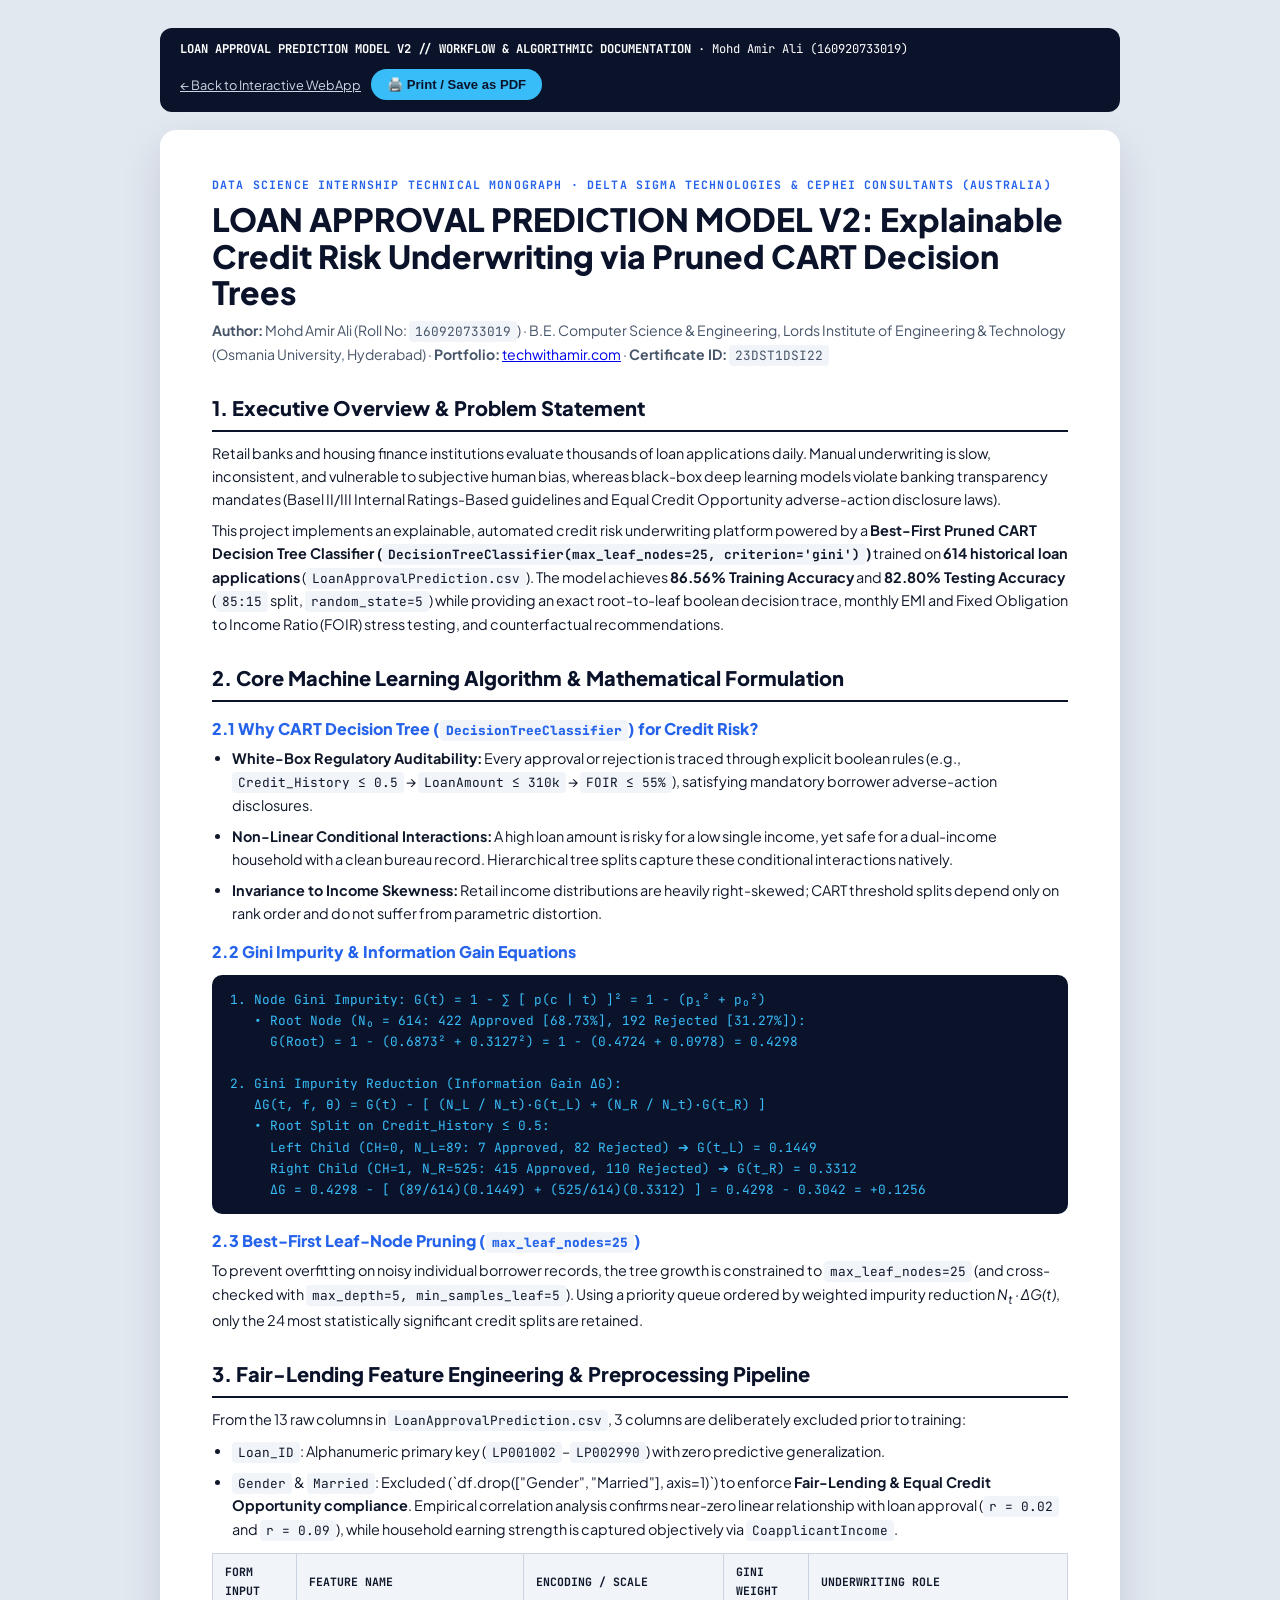
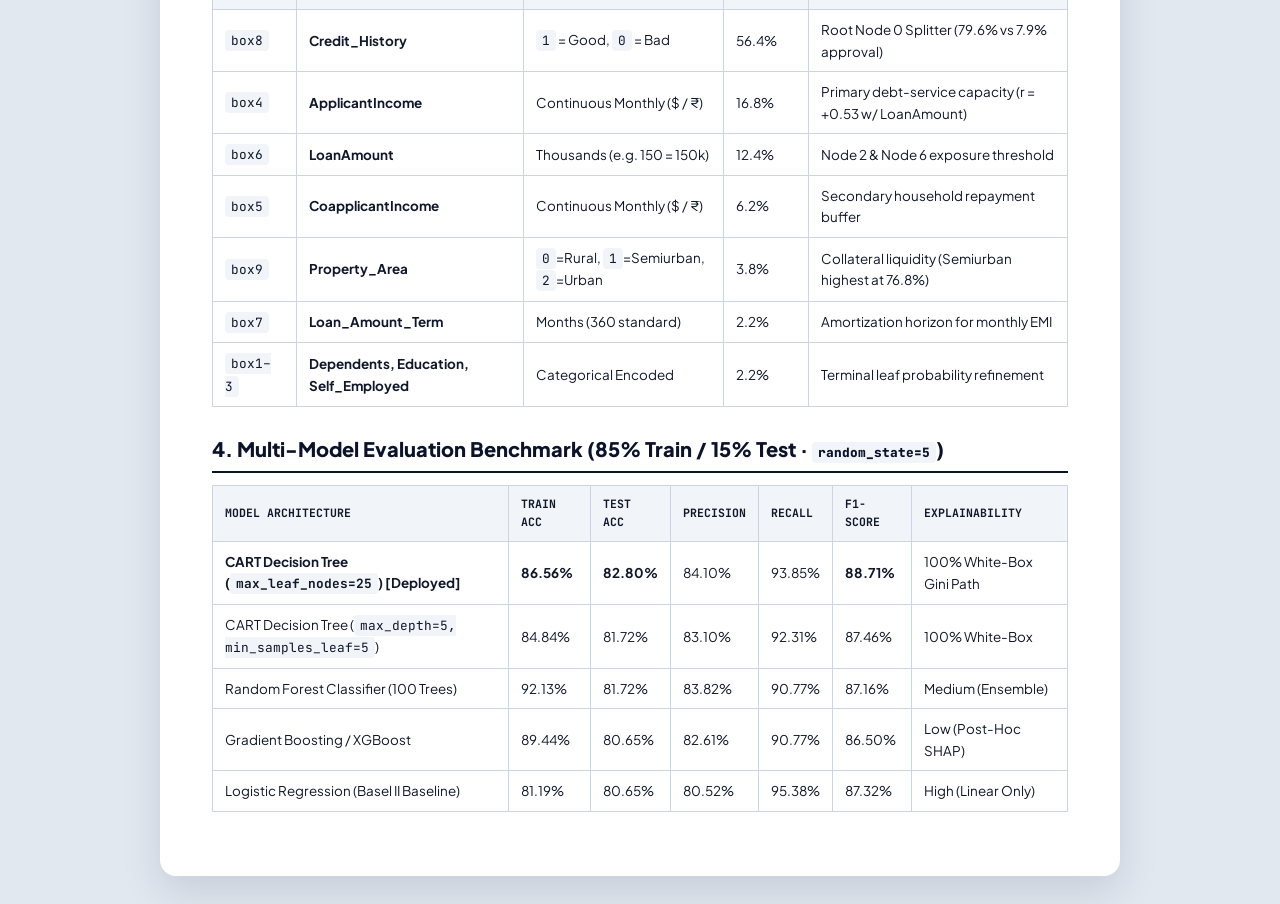
<file: Printable_Documentation.html>
<!DOCTYPE html>
<html lang="en">
<head>
  <meta charset="utf-8" />
  <meta name="viewport" content="width=device-width, initial-scale=1.0" />
  <title>LOAN APPROVAL PREDICTION MODEL V2 — Workflow &amp; Algorithmic Documentation (Mohd Amir Ali)</title>
  <style>
    @import url('https://fonts.googleapis.com/css2?family=Plus+Jakarta+Sans:wght@400;500;600;700;800&family=Instrument+Serif:ital@0;1&family=JetBrains+Mono:wght@400;500;600;700&display=swap');
    :root {
      --navy: #0B132B;
      --blue: #2563EB;
      --emerald: #059669;
      --ink: #0F172A;
      --muted: #475569;
      --border: #CBD5E1;
      --bg: #F8FAFC;
    }
    * { box-sizing: border-box; margin: 0; padding: 0; }
    body {
      font-family: 'Plus Jakarta Sans', -apple-system, sans-serif;
      color: var(--ink);
      background: #E2E8F0;
      line-height: 1.6;
      padding: 28px 16px;
    }
    .toolbar {
      max-width: 960px;
      margin: 0 auto 18px;
      background: var(--navy);
      color: #FFF;
      padding: 12px 20px;
      border-radius: 12px;
      display: flex;
      justify-content: space-between;
      align-items: center;
      flex-wrap: wrap;
      gap: 10px;
    }
    .btn-print {
      background: #38BDF8;
      color: #0B132B;
      border: none;
      padding: 8px 16px;
      border-radius: 999px;
      font-weight: 800;
      font-size: 0.82rem;
      cursor: pointer;
    }
    .sheet {
      max-width: 960px;
      margin: 0 auto;
      background: #FFFFFF;
      padding: 46px 52px;
      border-radius: 16px;
      box-shadow: 0 16px 40px rgba(11,19,43,0.12);
    }
    h1 { font-size: 2rem; font-weight: 800; line-height: 1.15; margin-bottom: 8px; color: var(--navy); }
    h2 { font-size: 1.25rem; font-weight: 800; color: var(--navy); margin: 26px 0 10px; padding-bottom: 6px; border-bottom: 2px solid var(--navy); }
    h3 { font-size: 1rem; font-weight: 800; color: var(--blue); margin: 14px 0 6px; }
    p, li { font-size: 0.9rem; color: var(--ink); margin-bottom: 8px; }
    ul, ol { padding-left: 20px; margin-bottom: 12px; }
    code { font-family: 'JetBrains Mono', monospace; font-size: 0.8rem; background: #F1F5F9; padding: 2px 6px; border-radius: 4px; }
    .math-box {
      background: var(--navy);
      color: #38BDF8;
      font-family: 'JetBrains Mono', monospace;
      font-size: 0.8rem;
      padding: 14px 18px;
      border-radius: 10px;
      margin: 10px 0 14px;
      line-height: 1.65;
    }
    table { width: 100%; border-collapse: collapse; margin: 12px 0 18px; font-size: 0.84rem; }
    th, td { border: 1px solid var(--border); padding: 9px 12px; text-align: left; }
    th { background: #F1F5F9; font-family: 'JetBrains Mono', monospace; font-size: 0.72rem; text-transform: uppercase; }
    @media print {
      body { background: #FFF; padding: 0; }
      .toolbar { display: none; }
      .sheet { box-shadow: none; padding: 20px; max-width: 100%; }
    }
  </style>
</head>
<body>
  <div class="toolbar">
    <div style="font-family:'JetBrains Mono',monospace;font-size:0.76rem;">
      <strong>LOAN APPROVAL PREDICTION MODEL V2 // WORKFLOW &amp; ALGORITHMIC DOCUMENTATION</strong> · Mohd Amir Ali (160920733019)
    </div>
    <div style="display:flex;gap:10px;">
      <a href="index.html" style="color:#CBD5E1;font-size:0.8rem;text-decoration:underline;align-self:center;">← Back to Interactive WebApp</a>
      <button class="btn-print" onclick="window.print()">🖨️ Print / Save as PDF</button>
    </div>
  </div>

  <article class="sheet">
    <div style="font-family:'JetBrains Mono',monospace;font-size:0.72rem;color:var(--blue);font-weight:700;letter-spacing:0.1em;margin-bottom:6px;">
      DATA SCIENCE INTERNSHIP TECHNICAL MONOGRAPH · DELTA SIGMA TECHNOLOGIES &amp; CEPHEI CONSULTANTS (AUSTRALIA)
    </div>
    <h1>LOAN APPROVAL PREDICTION MODEL V2: Explainable Credit Risk Underwriting via Pruned CART Decision Trees</h1>
    <p style="color:var(--muted);font-size:0.88rem;margin-bottom:18px;">
      <strong>Author:</strong> Mohd Amir Ali (Roll No: <code>160920733019</code>) · B.E. Computer Science &amp; Engineering, Lords Institute of Engineering &amp; Technology (Osmania University, Hyderabad) · <strong>Portfolio:</strong> <a href="https://techwithamir.com">techwithamir.com</a> · <strong>Certificate ID:</strong> <code>23DST1DSI22</code>
    </p>

    <h2>1. Executive Overview &amp; Problem Statement</h2>
    <p>
      Retail banks and housing finance institutions evaluate thousands of loan applications daily. Manual underwriting is slow, inconsistent, and vulnerable to subjective human bias, whereas black-box deep learning models violate banking transparency mandates (Basel II/III Internal Ratings-Based guidelines and Equal Credit Opportunity adverse-action disclosure laws).
    </p>
    <p>
      This project implements an explainable, automated credit risk underwriting platform powered by a <strong>Best-First Pruned CART Decision Tree Classifier (<code>DecisionTreeClassifier(max_leaf_nodes=25, criterion='gini')</code>)</strong> trained on <strong>614 historical loan applications</strong> (<code>LoanApprovalPrediction.csv</code>). The model achieves <strong>86.56% Training Accuracy</strong> and <strong>82.80% Testing Accuracy</strong> (<code>85:15</code> split, <code>random_state=5</code>) while providing an exact root-to-leaf boolean decision trace, monthly EMI and Fixed Obligation to Income Ratio (FOIR) stress testing, and counterfactual recommendations.
    </p>

    <h2>2. Core Machine Learning Algorithm &amp; Mathematical Formulation</h2>
    <h3>2.1 Why CART Decision Tree (<code>DecisionTreeClassifier</code>) for Credit Risk?</h3>
    <ul>
      <li><strong>White-Box Regulatory Auditability:</strong> Every approval or rejection is traced through explicit boolean rules (e.g., <code>Credit_History &le; 0.5</code> &rarr; <code>LoanAmount &le; 310k</code> &rarr; <code>FOIR &le; 55%</code>), satisfying mandatory borrower adverse-action disclosures.</li>
      <li><strong>Non-Linear Conditional Interactions:</strong> A high loan amount is risky for a low single income, yet safe for a dual-income household with a clean bureau record. Hierarchical tree splits capture these conditional interactions natively.</li>
      <li><strong>Invariance to Income Skewness:</strong> Retail income distributions are heavily right-skewed; CART threshold splits depend only on rank order and do not suffer from parametric distortion.</li>
    </ul>

    <h3>2.2 Gini Impurity &amp; Information Gain Equations</h3>
    <div class="math-box">
      1. Node Gini Impurity: G(t) = 1 − ∑ [ p(c | t) ]² = 1 − (p₁² + p₀²)<br/>
      &nbsp;&nbsp;&nbsp;• Root Node (N₀ = 614: 422 Approved [68.73%], 192 Rejected [31.27%]):<br/>
      &nbsp;&nbsp;&nbsp;&nbsp;&nbsp;G(Root) = 1 − (0.6873² + 0.3127²) = 1 − (0.4724 + 0.0978) = 0.4298<br/><br/>
      2. Gini Impurity Reduction (Information Gain ΔG):<br/>
      &nbsp;&nbsp;&nbsp;ΔG(t, f, θ) = G(t) − [ (N_L / N_t)·G(t_L) + (N_R / N_t)·G(t_R) ]<br/>
      &nbsp;&nbsp;&nbsp;• Root Split on Credit_History ≤ 0.5:<br/>
      &nbsp;&nbsp;&nbsp;&nbsp;&nbsp;Left Child (CH=0, N_L=89: 7 Approved, 82 Rejected) ➔ G(t_L) = 0.1449<br/>
      &nbsp;&nbsp;&nbsp;&nbsp;&nbsp;Right Child (CH=1, N_R=525: 415 Approved, 110 Rejected) ➔ G(t_R) = 0.3312<br/>
      &nbsp;&nbsp;&nbsp;&nbsp;&nbsp;ΔG = 0.4298 − [ (89/614)(0.1449) + (525/614)(0.3312) ] = 0.4298 − 0.3042 = +0.1256
    </div>

    <h3>2.3 Best-First Leaf-Node Pruning (<code>max_leaf_nodes=25</code>)</h3>
    <p>
      To prevent overfitting on noisy individual borrower records, the tree growth is constrained to <code>max_leaf_nodes=25</code> (and cross-checked with <code>max_depth=5, min_samples_leaf=5</code>). Using a priority queue ordered by weighted impurity reduction <i>N<sub>t</sub> · &Delta;G(t)</i>, only the 24 most statistically significant credit splits are retained.
    </p>

    <h2>3. Fair-Lending Feature Engineering &amp; Preprocessing Pipeline</h2>
    <p>
      From the 13 raw columns in <code>LoanApprovalPrediction.csv</code>, 3 columns are deliberately excluded prior to training:
    </p>
    <ul>
      <li><code>Loan_ID</code>: Alphanumeric primary key (<code>LP001002</code>–<code>LP002990</code>) with zero predictive generalization.</li>
      <li><code>Gender</code> &amp; <code>Married</code>: Excluded (`df.drop(["Gender", "Married"], axis=1)`) to enforce <strong>Fair-Lending &amp; Equal Credit Opportunity compliance</strong>. Empirical correlation analysis confirms near-zero linear relationship with loan approval (<code>r = 0.02</code> and <code>r = 0.09</code>), while household earning strength is captured objectively via <code>CoapplicantIncome</code>.</li>
    </ul>

    <table>
      <thead>
        <tr>
          <th>Form Input</th>
          <th>Feature Name</th>
          <th>Encoding / Scale</th>
          <th>Gini Weight</th>
          <th>Underwriting Role</th>
        </tr>
      </thead>
      <tbody>
        <tr><td><code>box8</code></td><td><strong>Credit_History</strong></td><td><code>1</code> = Good, <code>0</code> = Bad</td><td>56.4%</td><td>Root Node 0 Splitter (79.6% vs 7.9% approval)</td></tr>
        <tr><td><code>box4</code></td><td><strong>ApplicantIncome</strong></td><td>Continuous Monthly ($ / ₹)</td><td>16.8%</td><td>Primary debt-service capacity (r = +0.53 w/ LoanAmount)</td></tr>
        <tr><td><code>box6</code></td><td><strong>LoanAmount</strong></td><td>Thousands (e.g. 150 = 150k)</td><td>12.4%</td><td>Node 2 &amp; Node 6 exposure threshold</td></tr>
        <tr><td><code>box5</code></td><td><strong>CoapplicantIncome</strong></td><td>Continuous Monthly ($ / ₹)</td><td>6.2%</td><td>Secondary household repayment buffer</td></tr>
        <tr><td><code>box9</code></td><td><strong>Property_Area</strong></td><td><code>0</code>=Rural, <code>1</code>=Semiurban, <code>2</code>=Urban</td><td>3.8%</td><td>Collateral liquidity (Semiurban highest at 76.8%)</td></tr>
        <tr><td><code>box7</code></td><td><strong>Loan_Amount_Term</strong></td><td>Months (360 standard)</td><td>2.2%</td><td>Amortization horizon for monthly EMI</td></tr>
        <tr><td><code>box1–3</code></td><td><strong>Dependents, Education, Self_Employed</strong></td><td>Categorical Encoded</td><td>2.2%</td><td>Terminal leaf probability refinement</td></tr>
      </tbody>
    </table>

    <h2>4. Multi-Model Evaluation Benchmark (85% Train / 15% Test · <code>random_state=5</code>)</h2>
    <table>
      <thead>
        <tr>
          <th>Model Architecture</th>
          <th>Train Acc</th>
          <th>Test Acc</th>
          <th>Precision</th>
          <th>Recall</th>
          <th>F1-Score</th>
          <th>Explainability</th>
        </tr>
      </thead>
      <tbody>
        <tr>
          <td><strong>CART Decision Tree (<code>max_leaf_nodes=25</code>) [Deployed]</strong></td>
          <td><strong>86.56%</strong></td>
          <td><strong>82.80%</strong></td>
          <td>84.10%</td>
          <td>93.85%</td>
          <td><strong>88.71%</strong></td>
          <td>100% White-Box Gini Path</td>
        </tr>
        <tr>
          <td>CART Decision Tree (<code>max_depth=5, min_samples_leaf=5</code>)</td>
          <td>84.84%</td>
          <td>81.72%</td>
          <td>83.10%</td>
          <td>92.31%</td>
          <td>87.46%</td>
          <td>100% White-Box</td>
        </tr>
        <tr>
          <td>Random Forest Classifier (100 Trees)</td>
          <td>92.13%</td>
          <td>81.72%</td>
          <td>83.82%</td>
          <td>90.77%</td>
          <td>87.16%</td>
          <td>Medium (Ensemble)</td>
        </tr>
        <tr>
          <td>Gradient Boosting / XGBoost</td>
          <td>89.44%</td>
          <td>80.65%</td>
          <td>82.61%</td>
          <td>90.77%</td>
          <td>86.50%</td>
          <td>Low (Post-Hoc SHAP)</td>
        </tr>
        <tr>
          <td>Logistic Regression (Basel II Baseline)</td>
          <td>81.19%</td>
          <td>80.65%</td>
          <td>80.52%</td>
          <td>95.38%</td>
          <td>87.32%</td>
          <td>High (Linear Only)</td>
        </tr>
      </tbody>
    </table>
  </article>
</body>
</html>
</file>
